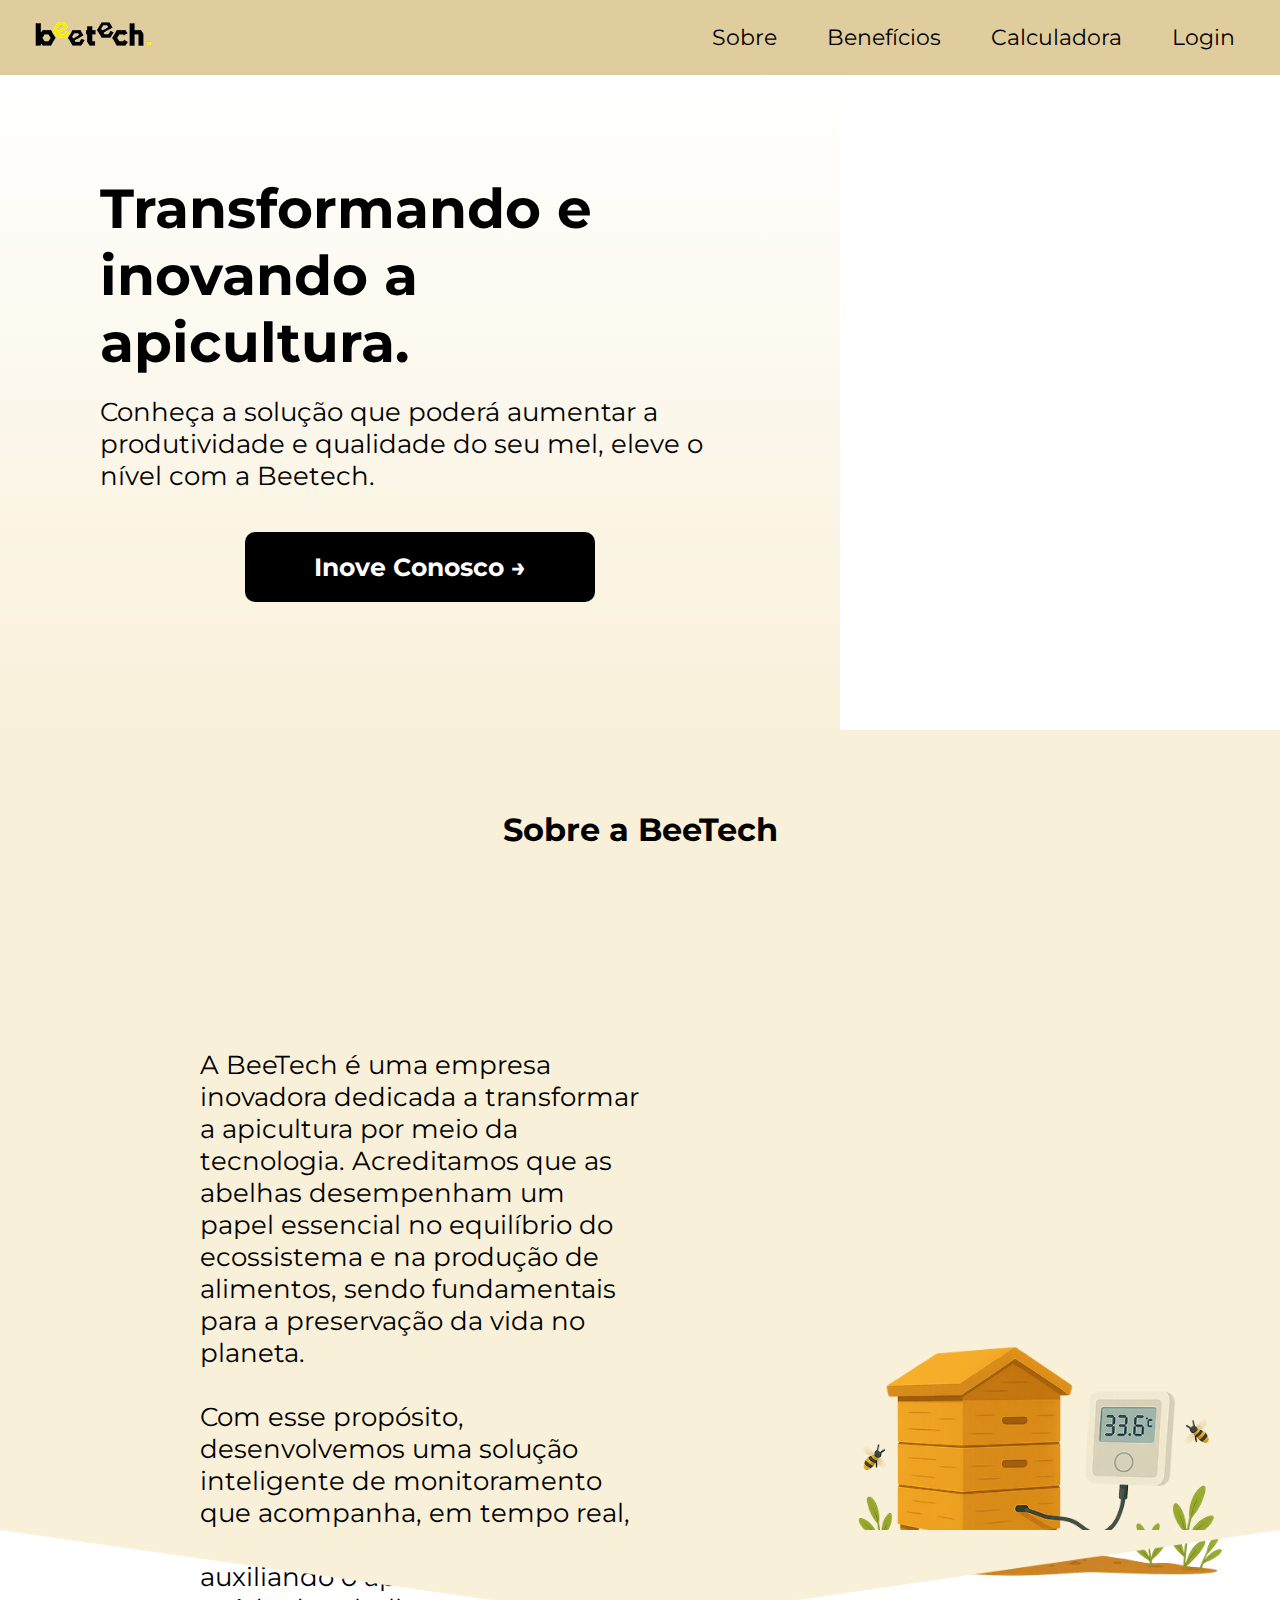
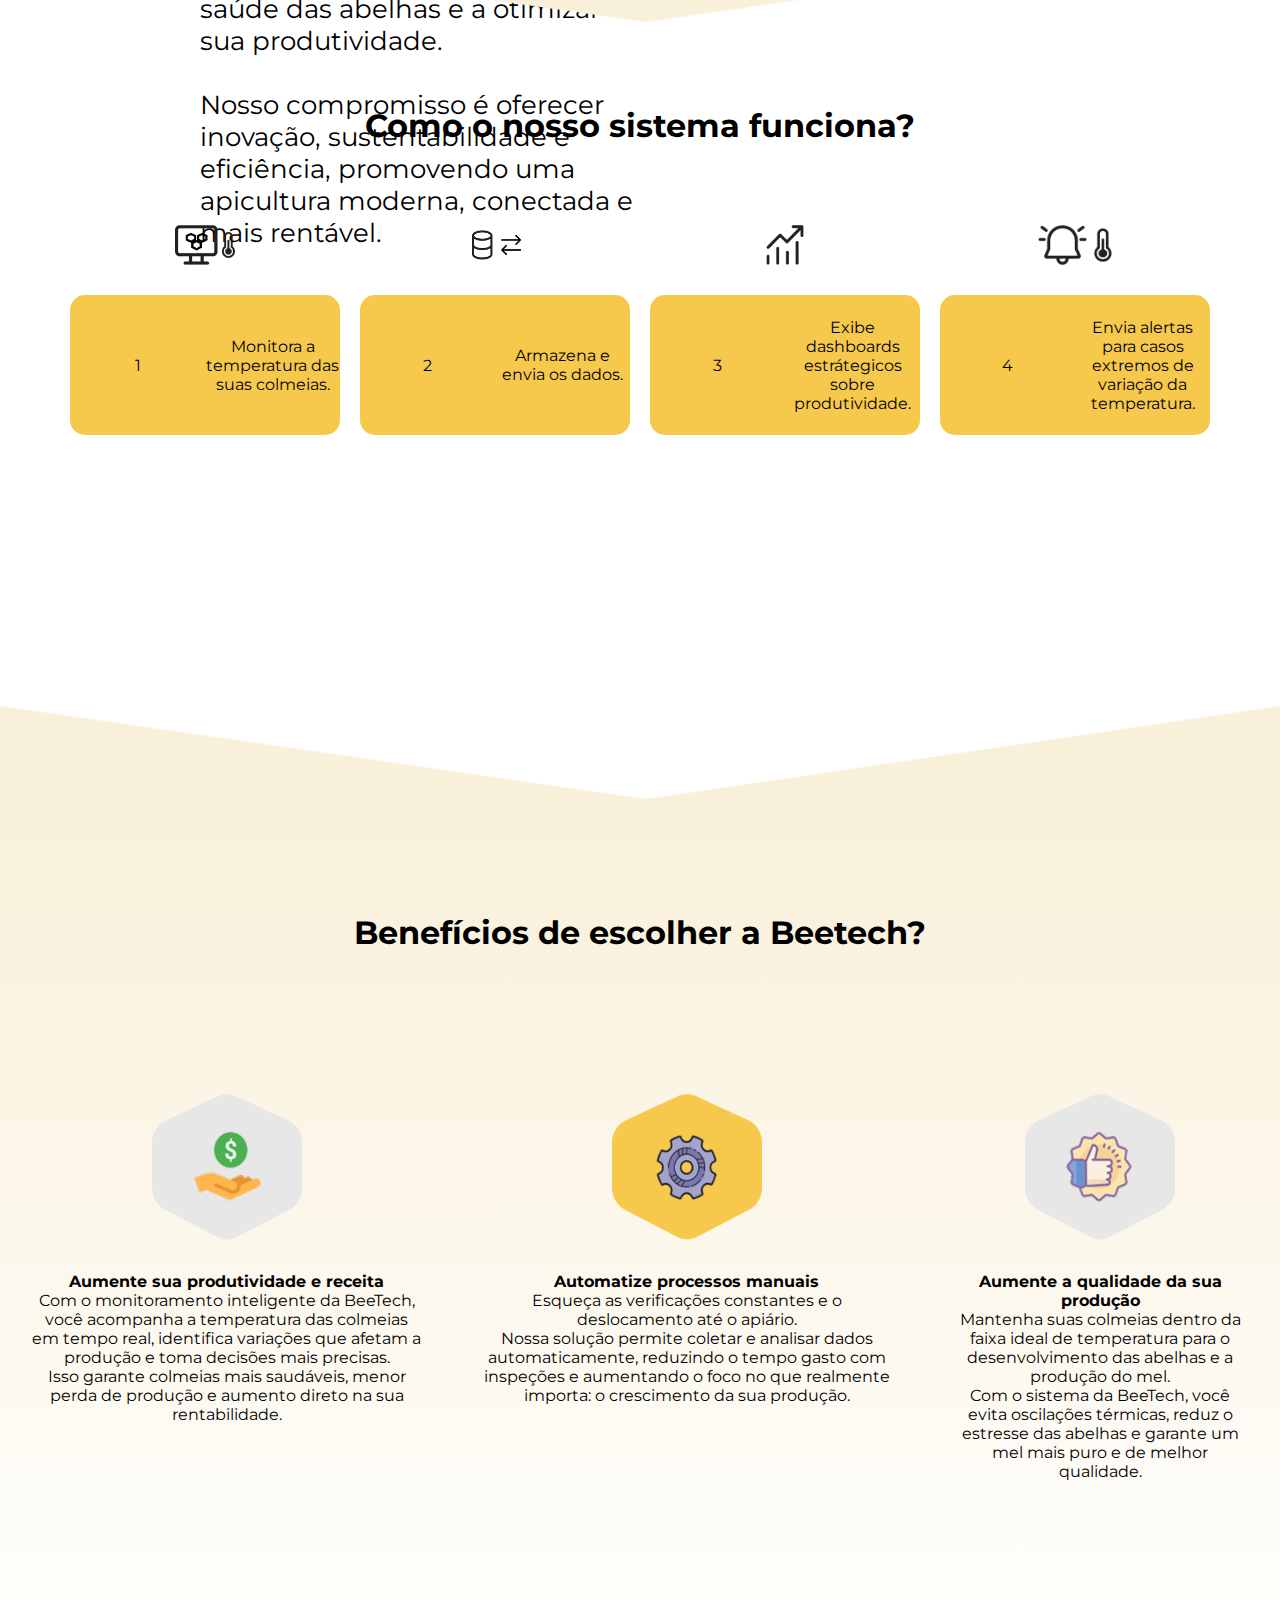
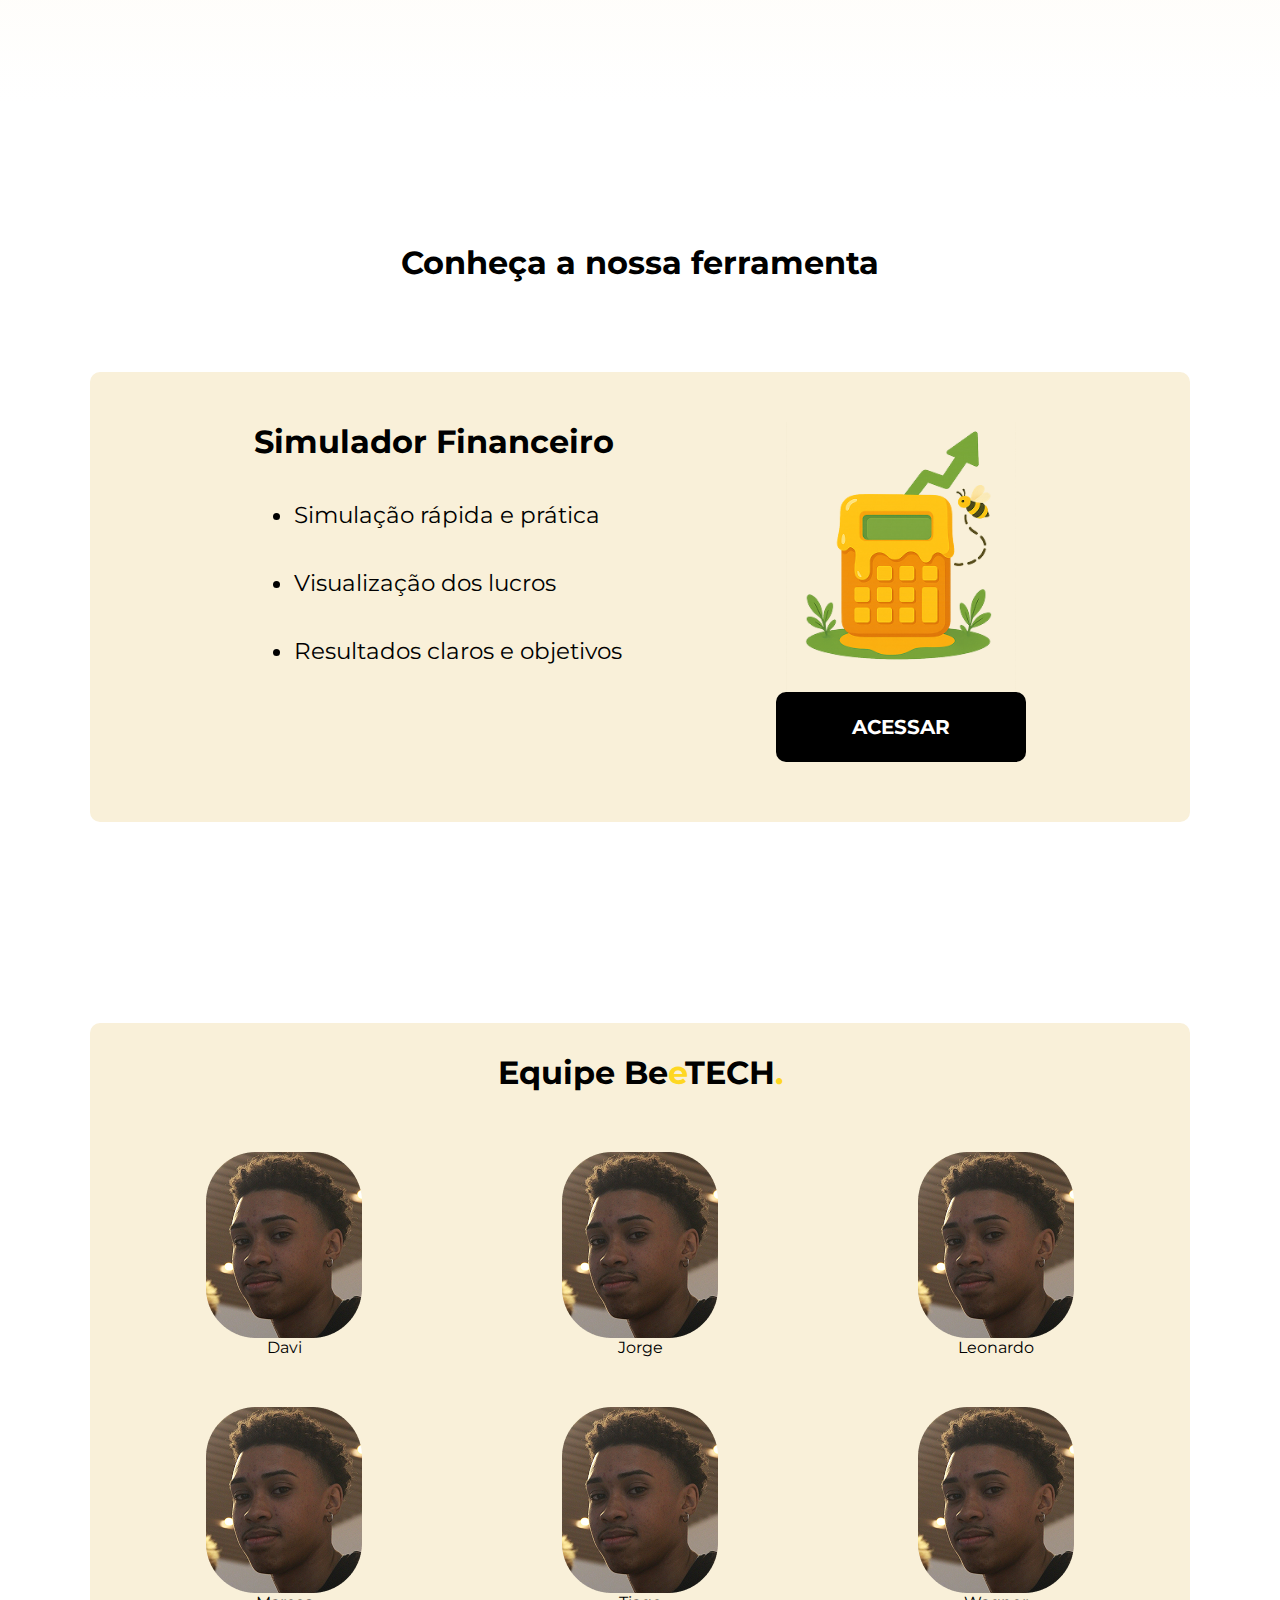
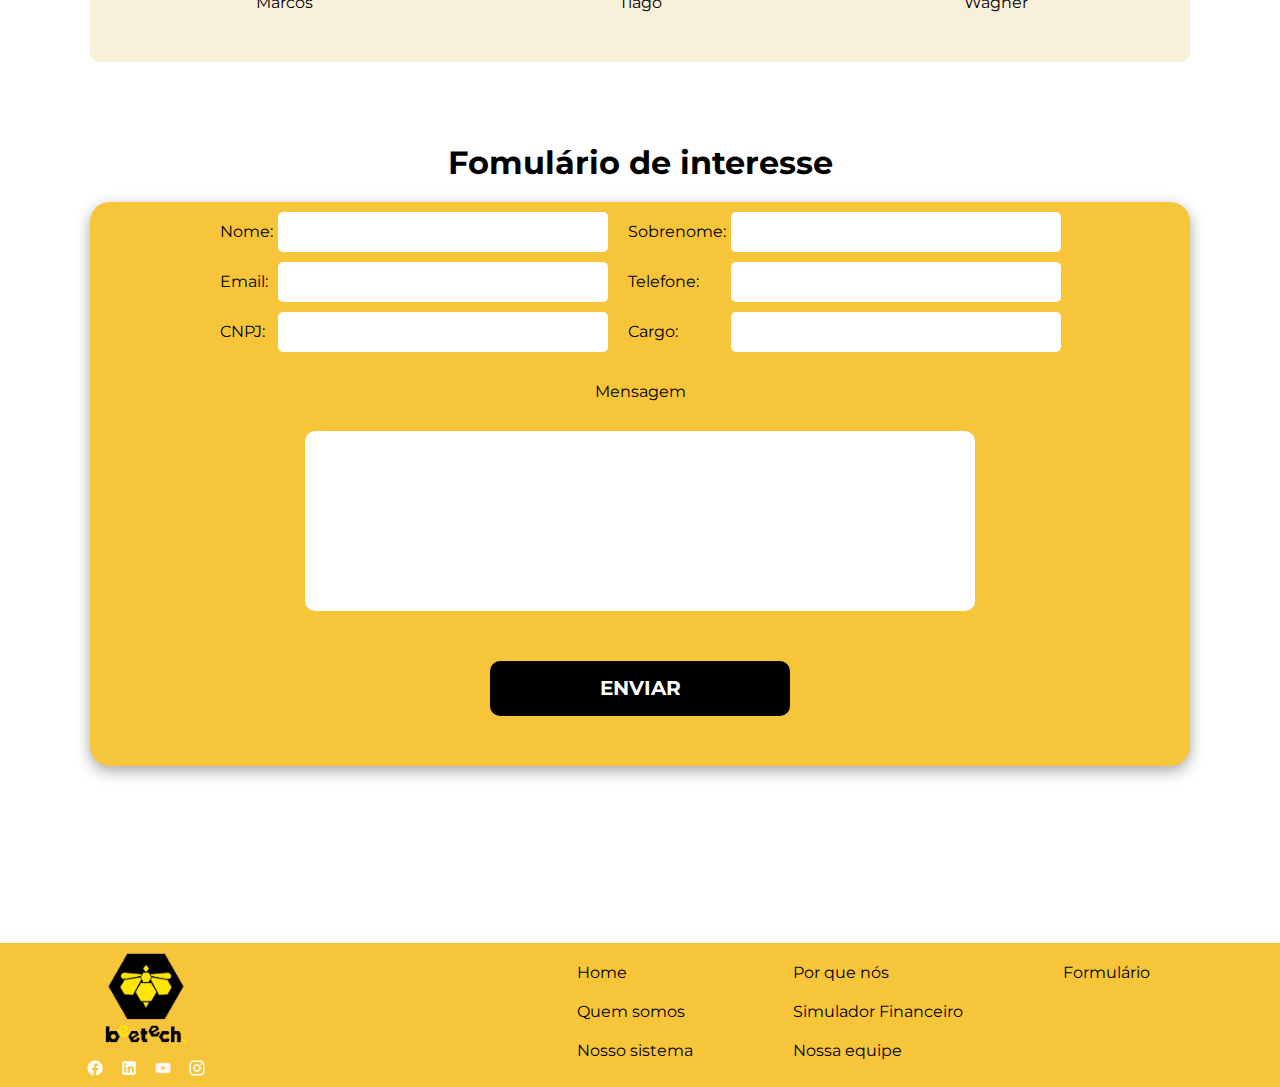
<file: Algoritmos/Site estatico/public/index.html>
<!DOCTYPE html>
<html lang="en">

<head>
  <meta charset="UTF-8" />
  <meta name="viewport" content="width=device-width, initial-scale=1.0" />
  <title>Beetech</title>
  <link rel="stylesheet" href="styles/style.css">
  <link rel="icon" href="assets/images/beetech-icon.png">
</head>

<body>
  <header>
    <div class="container">
      <img src="assets/images/beetech.png" alt="logo_beetech" />
      <ul class="navbar">
        <li><a href="#h1_sobre">Sobre</a></li>
        <li><a href="#h1_beneficios">Benefícios</a></li>
        <li><a href="#h1_calculadora">Calculadora</a></li>
        <li><a href="login.html">Login</a></li>
      </ul>
    </div>
  </header>

  <div class="container-banner">
    <div class="banner-texto">
      <div class="titulo">
        <h1>Transformando e inovando a apicultura.</h1>
        <p>Conheça a solução que poderá aumentar a produtividade e qualidade do seu mel,
          eleve o nível com a Beetech.</p>
      </div>
      <a href="tela-de-cadastro.html"><button>Inove Conosco →</button></a>
    </div>


  </div>
  <div class="quemsomos">
    <div class="container-quemsomos">
      <h1 id="h1_sobre"">Sobre a BeeTech</h1>
      <div class="quemsomos-info">
        <div class="quemsomos-texto">
          <p>A BeeTech é uma empresa inovadora dedicada a transformar a apicultura por meio da tecnologia. Acreditamos que as abelhas desempenham um papel essencial no equilíbrio do ecossistema e na produção de alimentos, sendo fundamentais para a preservação da vida no planeta. <br> <br>

Com esse propósito, desenvolvemos uma solução inteligente de monitoramento que acompanha, em tempo real, a temperatura das colmeias, auxiliando o apicultor a garantir a saúde das abelhas e a otimizar sua produtividade. <br> <br>

Nosso compromisso é oferecer inovação, sustentabilidade e eficiência, promovendo uma apicultura moderna, conectada e mais rentável.</p>
        </div>
        <div class="quemsomos-img"> <img src="assets/images/colmeia.png" alt=""></div>
      </div>
    </div>
    <img src="assets/images/Polygon 5.png" alt="">
  </div>
  <div>
    <div class="comofunciona">
      <h1>Como o nosso sistema funciona?</h1>
      <div class="comofunciona-banner">
        <div class="boxes">
          <img class="icon" src="assets/images/icon1.png" alt="">
          <div class="box">
            <p class="numero">1</p>
            <p>Monitora a temperatura das suas colmeias.</p>
          </div>
        </div>
        <div class="boxes">
          <img class="icon" src="assets/images/icon2.png" alt="">
          <div class="box">
            <p class="numero">2</p>
            <p>Armazena e envia os dados.</p>
          </div>
        </div>
        <div class="boxes">
          <img class="icon" src="assets/images/icon3.png" alt="">
          <div class="box">
            <p class="numero">3</p>
            <p>Exibe dashboards estrátegicos sobre produtividade.</p>
          </div>
        </div>
        <div class="boxes">
          <img class="icon" src="assets/images/icon4.png" alt="">
          <div class="box">
            <p class="numero">4</p>
            <p>Envia alertas para casos extremos de variação da temperatura.</p>
          </div>
        </div>
      </div>

    </div>
    <div class="fim">
      <img src="assets/images/Polygon 6.png" alt="">
      
    </div>
  </div>
  <div class="escolher">
    <div class="banner-escolher">
      <h1 id="h1_beneficios">Benefícios de escolher a Beetech?</h1>
      <div class="boxes">
        <div class="box">
          <img src="assets/images/hexagono1.png" alt="">
          <p style="text-align: center;"><b>Aumente sua produtividade e receita</b><br>Com o monitoramento inteligente da BeeTech, você acompanha a temperatura das colmeias em tempo real, identifica variações que afetam a produção e toma decisões mais precisas. <br>Isso garante colmeias mais saudáveis, menor perda de produção e aumento direto na sua rentabilidade.</p>
        </div>
        <div class="box">
          <img src="assets/images/hexagono2.png" alt="">
          <p style="text-align: center;"> <b>Automatize processos manuais</b><br>Esqueça as verificações constantes e o deslocamento até o apiário. <br>Nossa solução permite coletar e analisar dados automaticamente, reduzindo o tempo gasto com inspeções e aumentando o foco no que realmente importa: o crescimento da sua produção.</p>
        </div>
        <div class="box">
          <img src="assets/images/hexagono3.png" alt="">
          <p style="text-align: center;"><b>Aumente a qualidade da sua produção</b><br>Mantenha suas colmeias dentro da faixa ideal de temperatura para o desenvolvimento das abelhas e a produção do mel. <br>Com o sistema da BeeTech, você evita oscilações térmicas, reduz o estresse das abelhas e garante um mel mais puro e de melhor qualidade.</p>
        </div>
      </div>
    </div>
  </div>
    </div>
    <div class="calculadora">
      <h1 id="h1_calculadora">Conheça a nossa ferramenta</h1>
      <div class="calculadora-banner">
        <div class="texto">
          <h1>Simulador Financeiro</h1>
          <ul>
            <li>Simulação rápida e prática</li>
            <li>Visualização dos lucros</li>
            <li>Resultados claros e objetivos</li>
          </ul>
        </div>
        <div class="img">
          <img src="assets/images/calculadora.png" alt="">
          <a href="calculadora.html"><button>ACESSAR</button></a>
        </div>
      </div>
    </div>
    <div class="equipe">
      <div class="banner-equipe">
        <div class="titulo"><h1>Equipe Be<span style="color: #FED722;">e</span>TECH<span style="color: #FED722;">.</span>
        </h1></div>
        <div class="boxes1">
          <div class="box">
            <img src="assets/images/Tiago.png" alt="">
            <p>Davi</p>
          </div>
          <div class="box">
            <img src="assets/images/Tiago.png" alt="">
            <p>Jorge</p>
          </div>
          <div class="box">
            <img src="assets/images/Tiago.png" alt="">
            <p>Leonardo</p>
          </div>
        </div>
        <div class="boxes2">
          <div class="box">
            <img src="assets/images/Tiago.png" alt="">
            <p>Marcos</p>
          </div>
          <div class="box">
            <img src="assets/images/Tiago.png" alt="">
            <p>Tiago</p>
          </div>
          <div class="box">
            <img src="assets/images/Tiago.png" alt="">
            <p>Wagner</p>
          </div>
        </div>
      </div>
    </div>
    <div class="formulario">
      <h1>Fomulário de interesse</h1>
      <div class="banner-formulario">
        <div class="campos">
        <div class="inputs">
          <div class="input">
            <p>Nome:</p>
            <input type="text">
          </div>
          <div class="input">
            <p>Email:</p>
            <input type="text">
          </div>
          <div class="input">
            <p>CNPJ:</p>
            <input type="text">
          </div>
        </div>
        <div class="inputs">
          <div class="input">
            <p>Sobrenome:</p>
            <input type="text">
          </div>
          <div class="input">
            <p>Telefone:</p>
            <input type="text">
          </div>
          <div class="input">
            <p>Cargo:</p>
            <input type="text">
          </div>
        </div>
        </div>
        <div class="input-mensagem">
          <p>Mensagem</p>
          <input type="text">
        </div>
        <button>ENVIAR</button>
      </div>
    </div>
    <footer>
      <div class="icons">
        <img src="assets/images/beetech-logo.png" alt="">
        <div class="icon">
          <img src="assets/images/facebook-icon.png" alt="">
          <img src="assets/images/linkedin-icon.png" alt="">
          <img src="assets/images/youtube-icon.png" alt="">
          <img src="assets/images/instagram-icon.png" alt="">
        </div>
      </div>
      <div class="textos">
        <div class="texto"><p>Home</p><p>Quem somos</p><p>Nosso sistema</p></div>
        <div class="texto"><p>Por que nós</p><p>Simulador Financeiro</p><p>Nossa equipe</p></div>
        <div class="texto"><p>Formulário</p></div>
      </div>
    </footer>

    
</body>

</html>
</file>
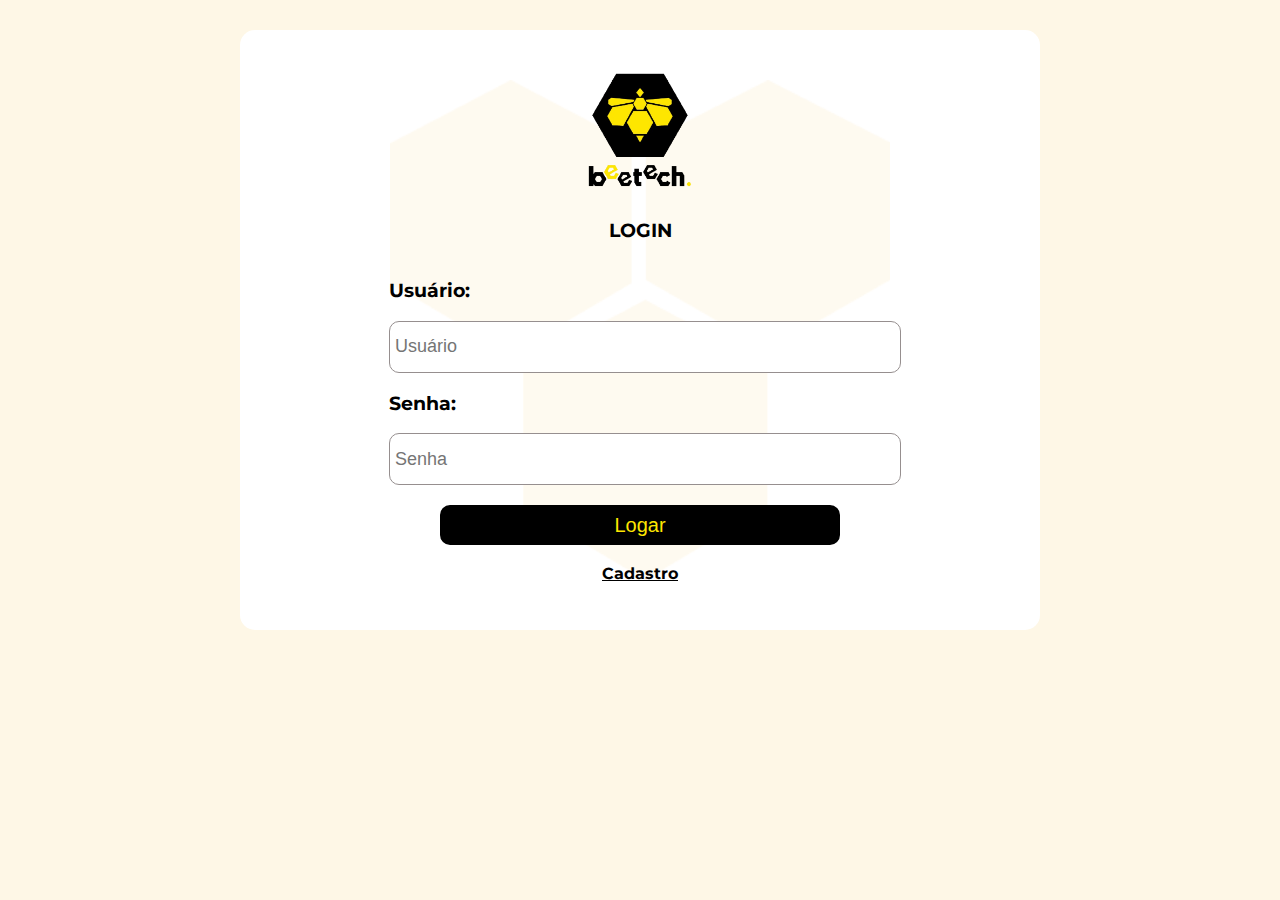
<file: Algoritmos/login.html>
<!DOCTYPE html>
<html lang="en">
<head>
    <meta charset="UTF-8">
    <meta name="viewport" content="width=device-width, initial-scale=1.0">
    <title>Login</title>
    <link rel="stylesheet" href="login.css">
    <link href="https://fonts.googleapis.com/css2?family=Montserrat:wght@400;600;700&display=swap" rel="stylesheet">

</head>

<body>
    <div class="container">
        <img src="images/beetech-logo.png" alt="" id="img_logo">        
        <img src="images/fundo.png" alt="" id="img_fundo">

        <h3>LOGIN</h3>
        <div class="campos">
            <div class="dados">

                <div class="caixa_input">
                    <h3>Usuário:</h3>
                    <input type="text" placeholder="Usuário" id="input_usuario" />

                </div>


                <div class="caixaInput">
                    <h3>Senha:</h3>
                    <input type="password" placeholder="Senha" id="input_senha" />

                </div>
            </div>
        </div>
        <div class="div_button">
            <button onclick="logar()">Logar</button>
            <br> <a href=""><label for="">Cadastro</label></a>
        </div>
    </div>
</body>

</html>
<script>
    function logar() {
        var usuario = input_usuario.value;
        var senha = input_senha.value;

        if (usuario == "exemplo@beetech.com" && senha == "beetech") {
            alert("Login realizado com sucesso!");
        } else {
            alert("Usuário ou senha inválidos!");
        }
    }
</script>
</file>
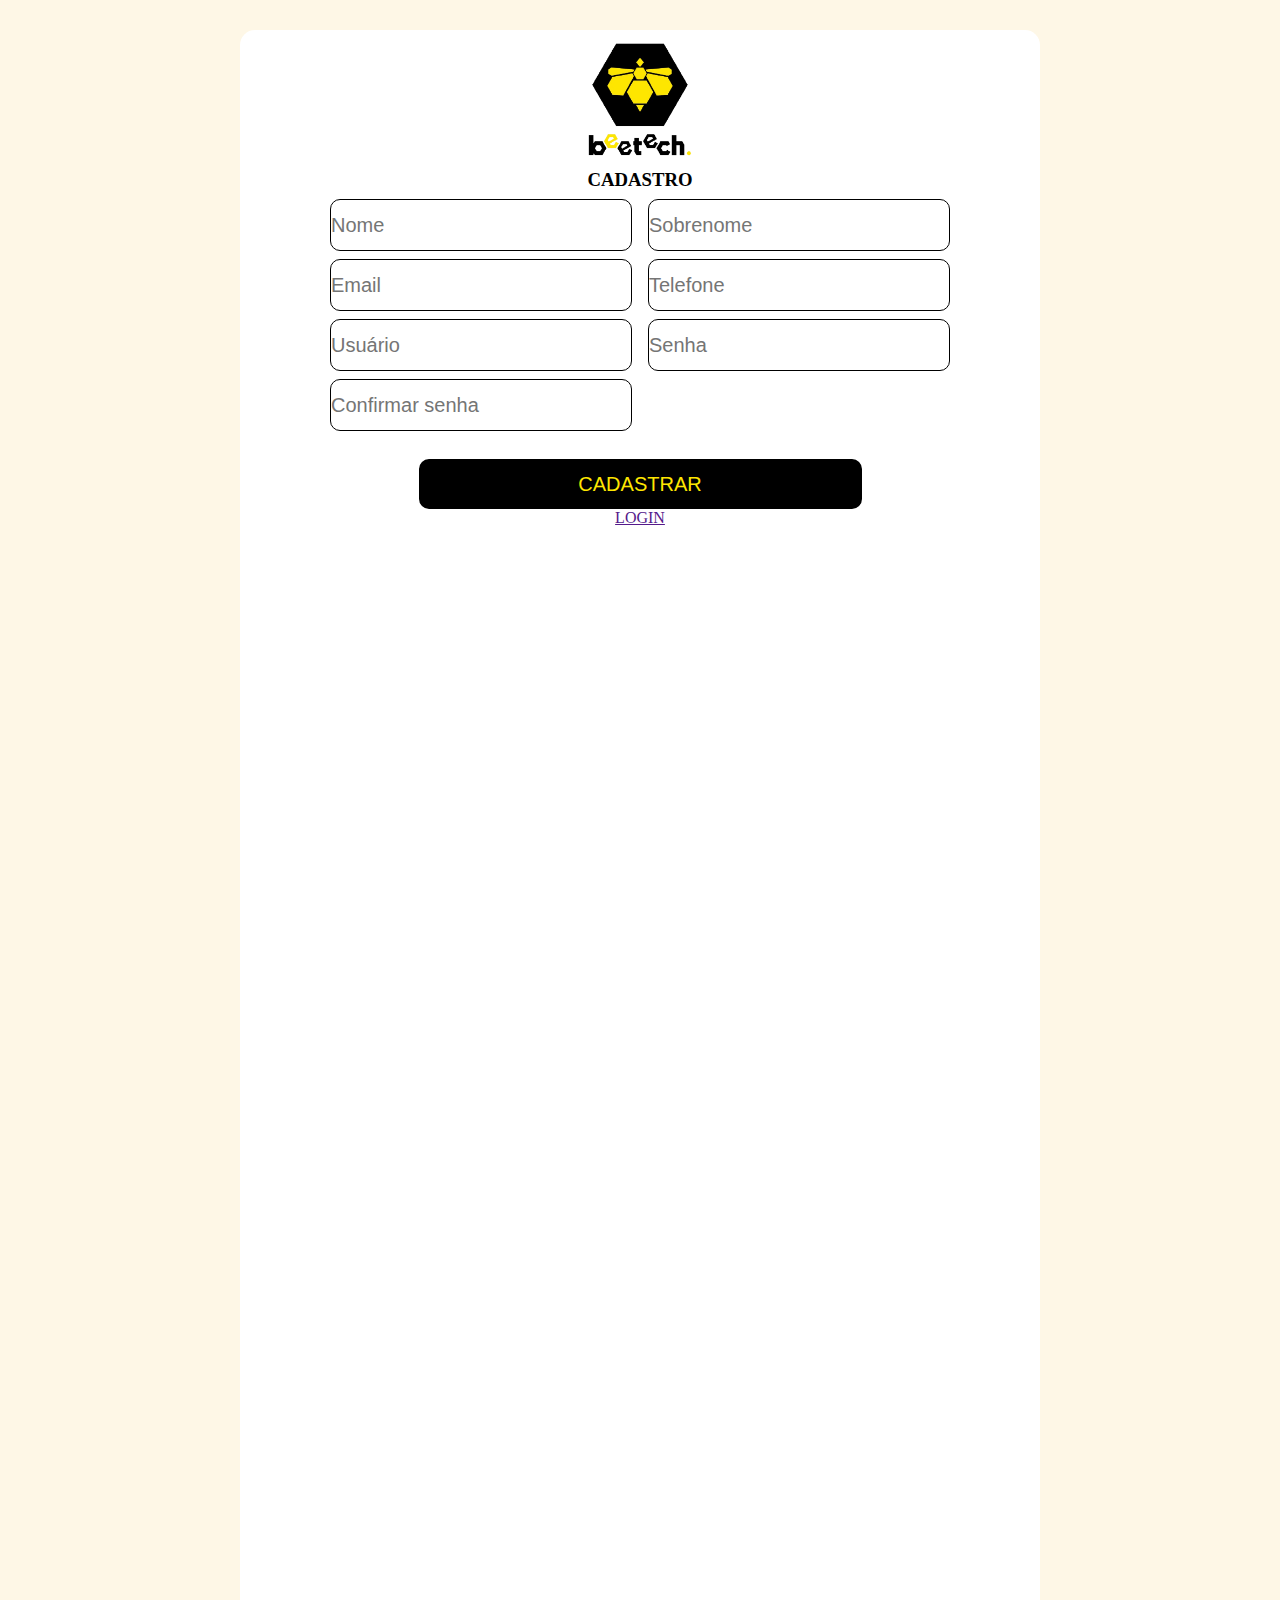
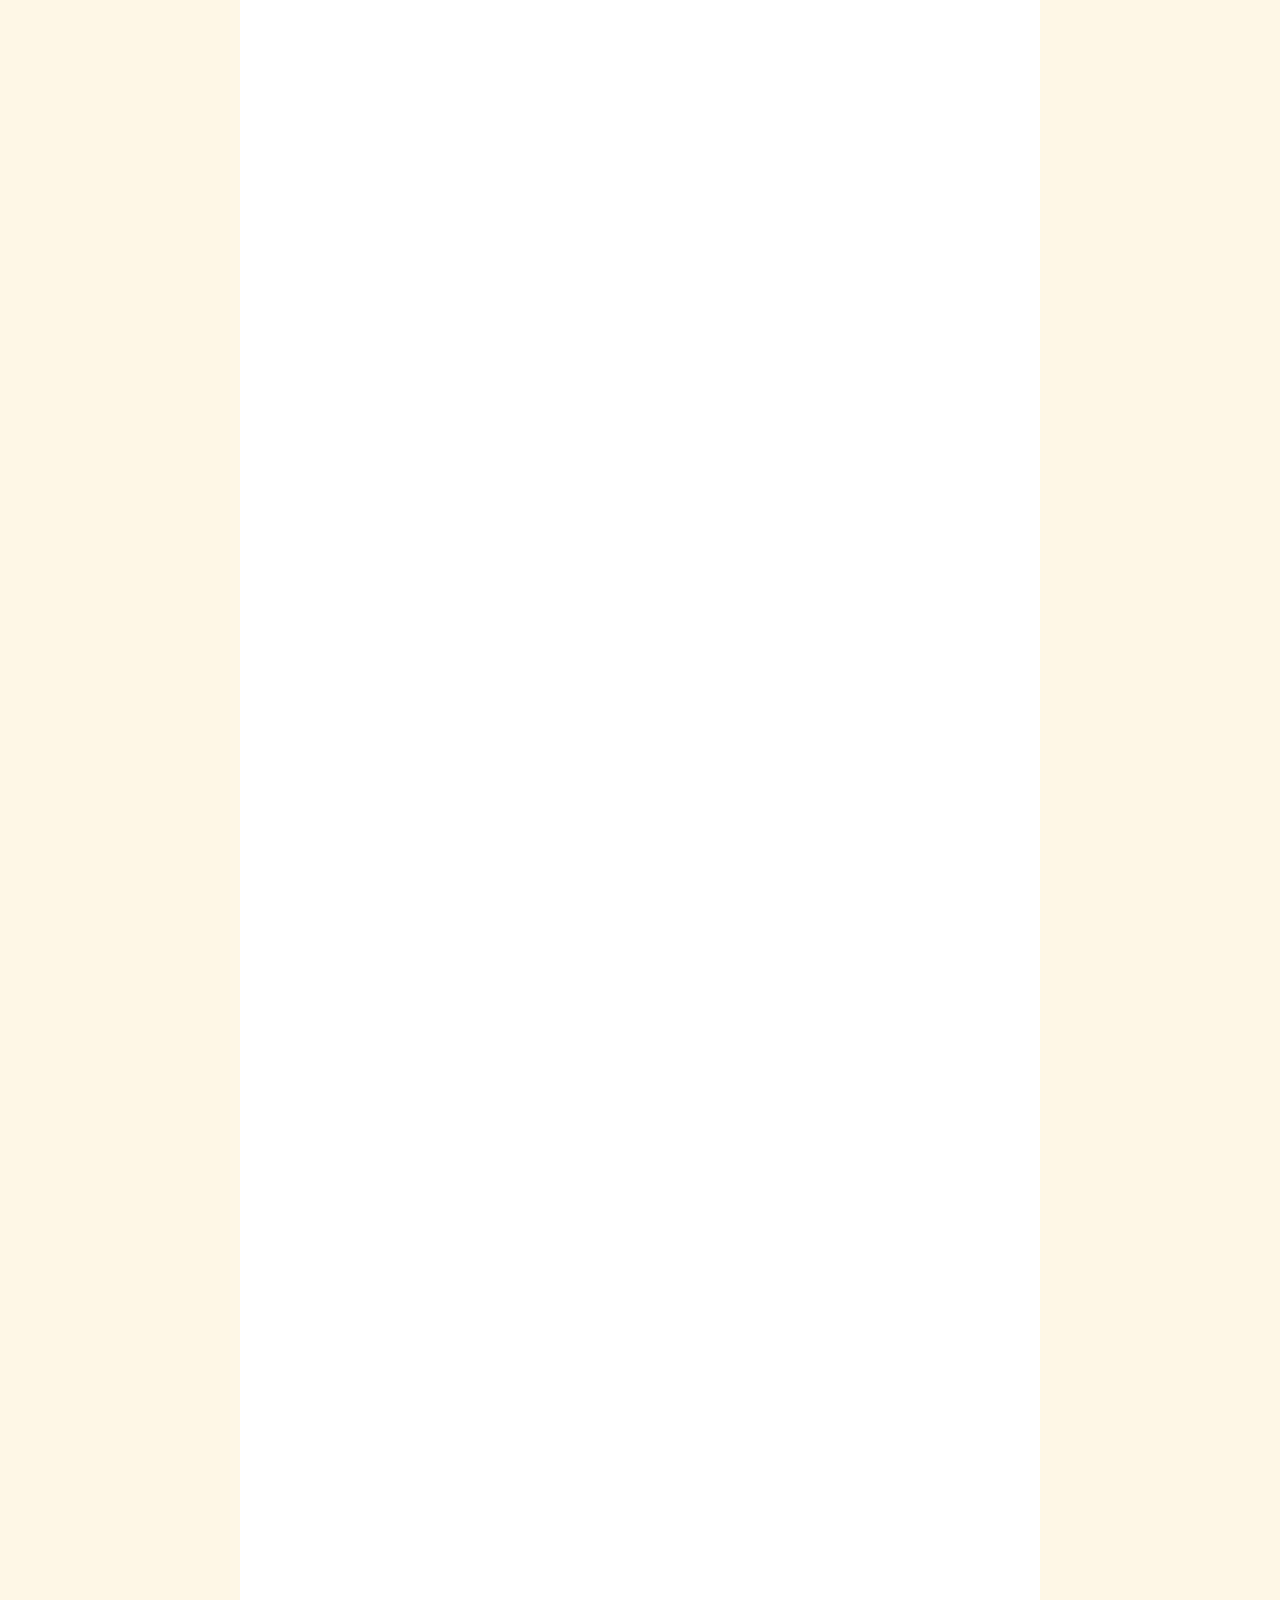
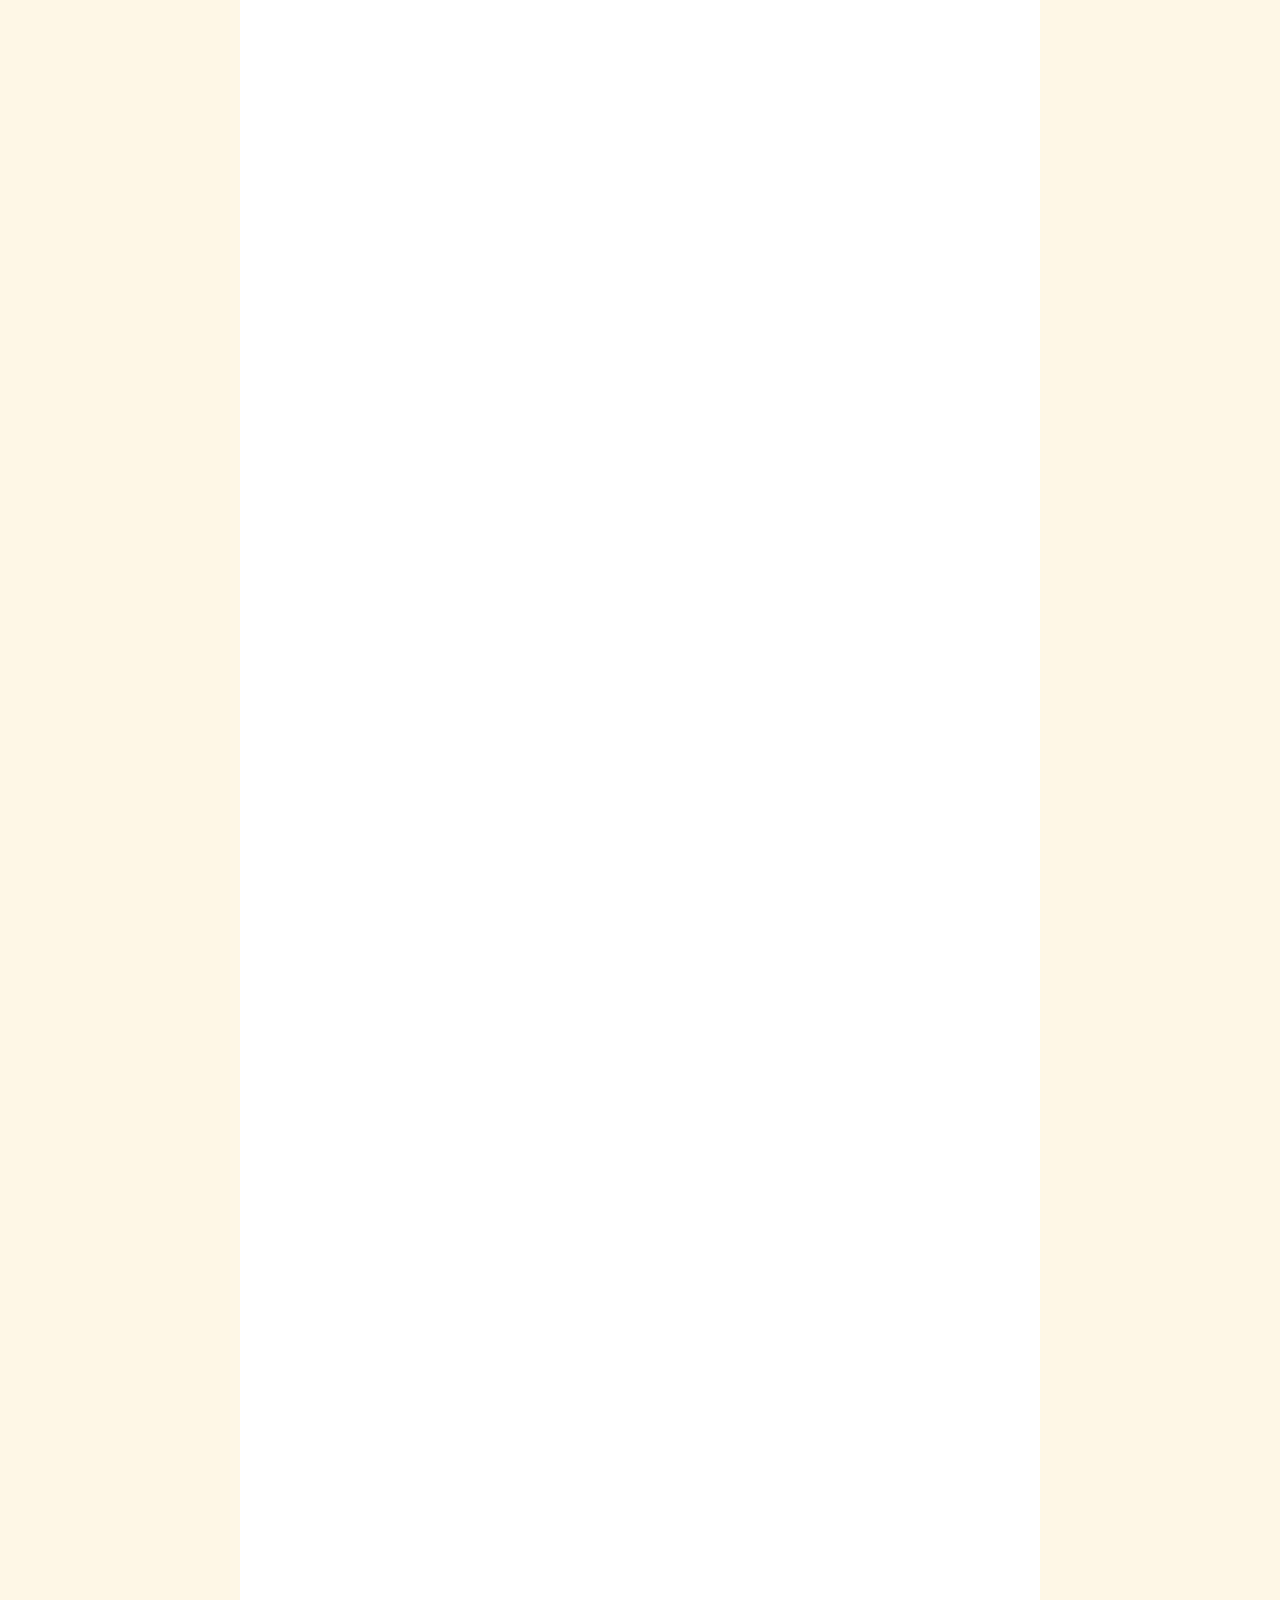
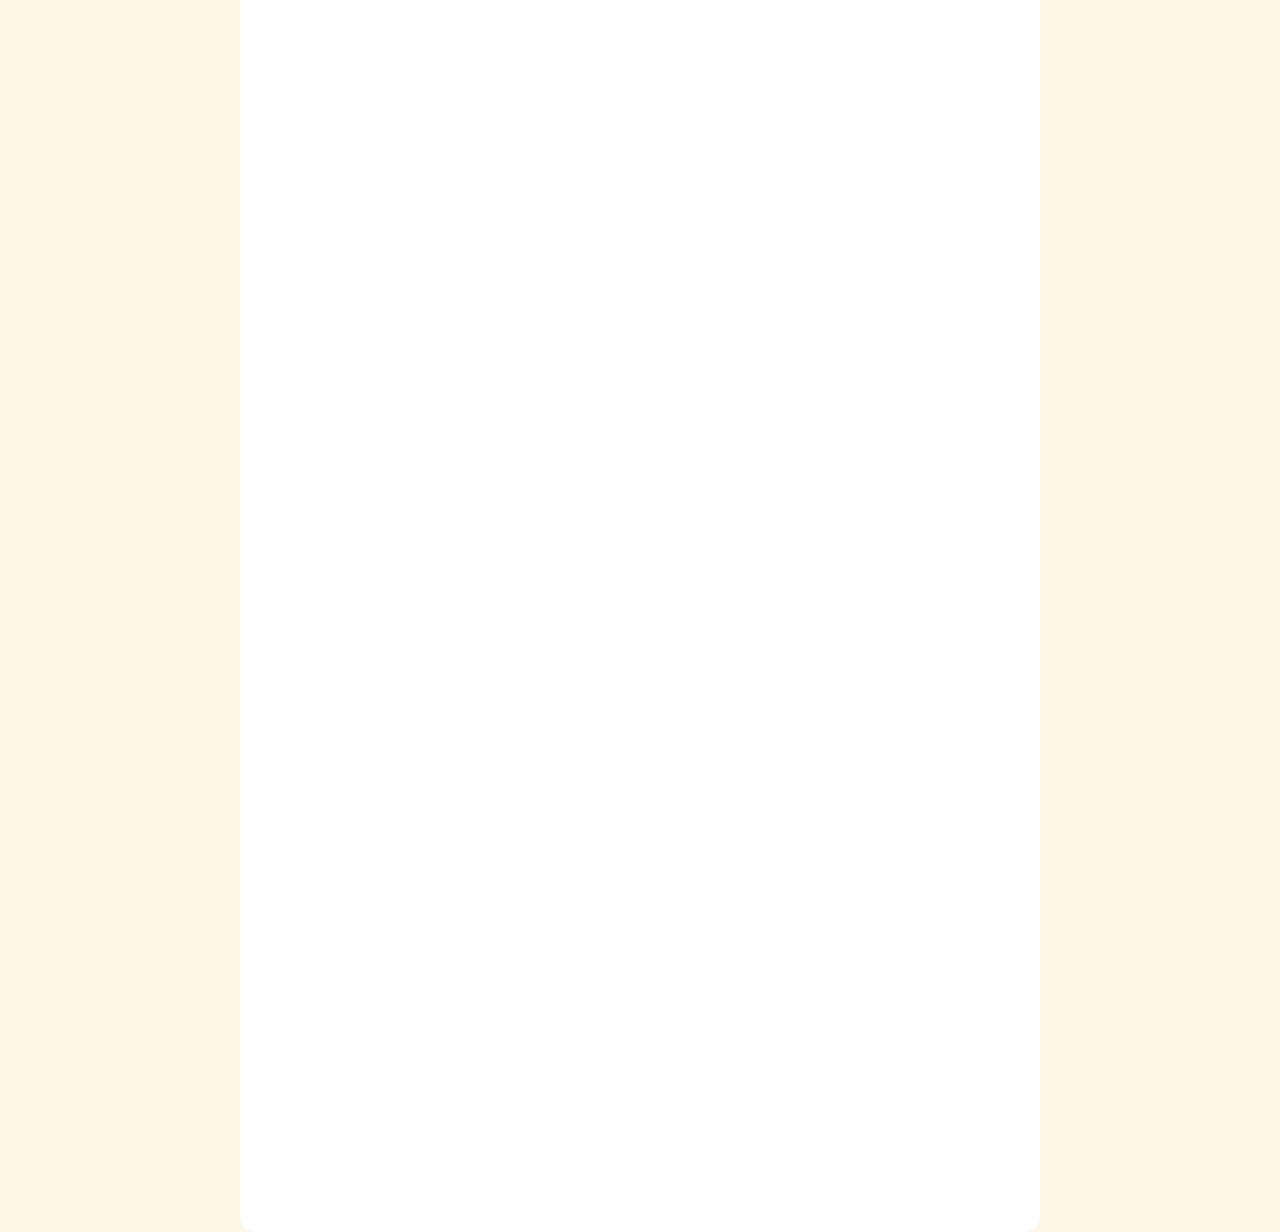
<file: Algoritmos/tela-de-cadastro.html>
<!DOCTYPE html>
<html lang="en">

<head>
    <meta charset="UTF-8" />
    <meta name="viewport" content="width=device-width, initial-scale=1.0" />
    <title>Document</title>
    <link rel="stylesheet" href="cadastro.css">
</head>

<body>
    <div class="container">
        <img src="images/beetech-logo.png" alt="">
        <h3>CADASTRO</h3>
        <div class="campos">
            <div class="ladoEsquerdo">
                <div class="caixaInput">
                    <input type="text" placeholder="Nome" id="input_nome" oninput="cadastrarNome()" />
                    <p id="erro_nome"></p>
                </div>
                <div class="caixaInput">
                    <input type="text" placeholder="Email" id="input_email" oninput="cadastrarEmail()" />
                    <p id="erro_email"></p>
                </div>
                <div class="caixaInput">
                    <input type="text" placeholder="Usuário" id="input_usuario" oninput="cadastrarUsuario()" />
                    <p id="erro_usuario"></p>
                </div>
                <div class="caixaInput">
                    <input type="text" placeholder="Confirmar senha" id="input_confirmarsenha"
                        oninput="cadastrarConfirmarSenha()" />
                    <p id="erro_confirmarsenha"></p>
                </div>
            </div>
            <div class="ladoDireito">
                <div class="caixaInput">
                    <input type="text" placeholder="Sobrenome" id="input_sobrenome" oninput="cadastrarSobrenome()" />
                    <p id="erro_sobrenome"></p>
                </div>


                <div class="caixaInput">
                    <input type="text" placeholder="Telefone" id="input_telefone" oninput="cadastrarTelefone()" />
                    <p id="erro_telefone"></p>
                </div>

                <div class="caixaInput">
                    <input type="text" placeholder="Senha" id="input_senha" oninput="cadastrarSenha()" />
                    <p id="erro_senha1"></p>
                    <p id="erro_senha2"></p>
                    <p id="erro_senha3"></p>
                </div>
            </div>
        </div>
        <div class="div_button">
            <button onclick="cadastrar()">CADASTRAR</button>
            <p id="erro_confirmarcadastro"></p>
            <a href=""><label for="">LOGIN</label></a>
        </div>
    </div>
    </div>
</body>

</html>

<!-- // --------------------------------------------------- -->
<script>
    var senha = ``
    var confirmacaoCadastro1 = 'a'
    var confirmacaoCadastro2 = 'b'
    var confirmacaoCadastro3 = 'c'
    var confirmacaoCadastro4 = 'd'
    var confirmacaoCadastro5 = 'e'
    var confirmacaoCadastro6 = 'f'
    var confirmacaoCadastro7 = 'g'
    function cadastrarNome() {
        var nome = input_nome.value;



        // ver se o nome está com alguma caractere especial
        if (
            nome.includes("!") ||
            nome.includes("@") ||
            nome.includes("#") ||
            nome.includes("$") ||
            nome.includes("%") ||
            nome.includes("&") ||
            nome.includes("*") ||
            nome.includes("(") ||
            nome.includes(")")
        ) {
            erro_nome.innerHTML = `Você precisa inserir um nome válido.`;
            confirmacaoCadastro1 = 'a'
        } else {
            erro_nome.innerHTML = ``;
            confirmacaoCadastro1 = 'A'
        }
    }
    function cadastrarSobrenome() {
        var sobrenome = input_sobrenome.value;
        if (
            sobrenome.includes("!") ||
            sobrenome.includes("@") ||
            sobrenome.includes("#") ||
            sobrenome.includes("$") ||
            sobrenome.includes("%") ||
            sobrenome.includes("&") ||
            sobrenome.includes("*") ||
            sobrenome.includes("(") ||
            sobrenome.includes(")")
        ) {
            erro_sobrenome.innerHTML = `Você precisa inserir um sobrenome válido.`;
            confirmacaoCadastro2 = 'b'
        } else {
            erro_sobrenome.innerHTML = ``;
            confirmacaoCadastro2 = 'B'
        }
    }
    function cadastrarEmail() {
        var email = input_email.value;
        if (
            email.includes("@") &&
            ((email.includes("!") ||
                email.includes("#") ||
                email.includes("$") ||
                email.includes("%") ||
                email.includes("&") ||
                email.includes("*") ||
                email.includes("(") ||
                email.includes(")") == false))
        ) {
            erro_email.innerHTML = ``;
            confirmacaoCadastro3 = 'C'
        } else {
            erro_email.innerHTML = `Você precisa inserir um email válido.`;
            confirmacaoCadastro3 = 'c'
        }
    }

    function cadastrarTelefone() {
        var telefone = input_telefone.value;
        telefone = telefone
            .trim()
            .replaceAll(" ", "")
            .replaceAll("-", "")
            .replaceAll("(", "")
            .replaceAll(")", "");
        if (isNaN(Number(telefone)) == true) {
            erro_telefone.innerHTML = `Você precisa inserir um telefone válido.`;
            confirmacaoCadastro4 = 'd'
        } else {
            erro_telefone.innerHTML = ``;
            confirmacaoCadastro4 = 'D'
        }
    }
    function cadastrarUsuario() {
        var usuario = input_usuario.value;
        if (
            usuario.includes("!") ||
            usuario.includes("#") ||
            usuario.includes("$") ||
            usuario.includes("%") ||
            usuario.includes("&") ||
            usuario.includes("*") ||
            usuario.includes("(") ||
            usuario.includes(")")
        ) {
            erro_usuario.innerHTML = `Você precisa inserir um usuario válido.`;
            confirmacaoCadastro5 = 'e'
        } else {
            erro_usuario.innerHTML = ``;
            confirmacaoCadastro5 = 'E'
        }
    }
    function cadastrarSenha() {
        senha = input_senha.value;
        var tamanhoSenha = senha.length
        var senhaMaisucula = senha.toUpperCase();
        var senhaMinuscula = senha.toLowerCase();
        if (
            tamanhoSenha >= 8 &&
            senha != senhaMaisucula &&
            senha != senhaMinuscula
        ) {
            erro_senha1.innerHTML = ``;
            erro_senha2.innerHTML = ``;
            erro_senha3.innerHTML = ``;
            confirmacaoCadastro6 = 'F'
        } else {
            confirmacaoCadastro6 = 'f'
            if (senha.length < 8) {
                erro_senha1.innerHTML = `A senha precisa ter no mínimo 8 caracteres.`;
            } else {
                erro_senha1.innerHTML = ``;
            }
            if (senha == senhaMaisucula) {
                erro_senha2.innerHTML = `A senha precisa ter no mínimo 1 letra em caixa baixa.`;
            } else {
                erro_senha2.innerHTML = ``;
            }
            if (senha == senhaMinuscula) {
                erro_senha3.innerHTML = `A senha precisa ter no mínimo 1 letra em caixa alta.`;
            } else {
                erro_senha3.innerHTML = ``;
            }
        }
    }
    function cadastrarConfirmarSenha() {
        var confirmarsenha = input_confirmarsenha.value;
        if (senha == confirmarsenha) {
            erro_confirmarsenha.innerHTML = ``;
            confirmacaoCadastro7 = 'G';
        } else {
            erro_confirmarsenha.innerHTML = `A senha não está correta`;
            confirmacaoCadastro7 = 'g';
        }

    }

    function cadastrar() {
        if (
            confirmacaoCadastro1 == 'A' &&
            confirmacaoCadastro2 == 'B' &&
            confirmacaoCadastro3 == 'C' &&
            confirmacaoCadastro4 == 'D' &&
            confirmacaoCadastro5 == 'E' &&
            confirmacaoCadastro6 == 'F' &&
            confirmacaoCadastro7 == 'G'
        ) { erro_confirmarcadastro.innerHTML = `<b style="color:green">Cadastro realizado com sucesso!` } else { erro_confirmarcadastro.innerHTML = `<b style="color:red">Falha ao cadastrar.</b>` }

    }
</script>
</file>
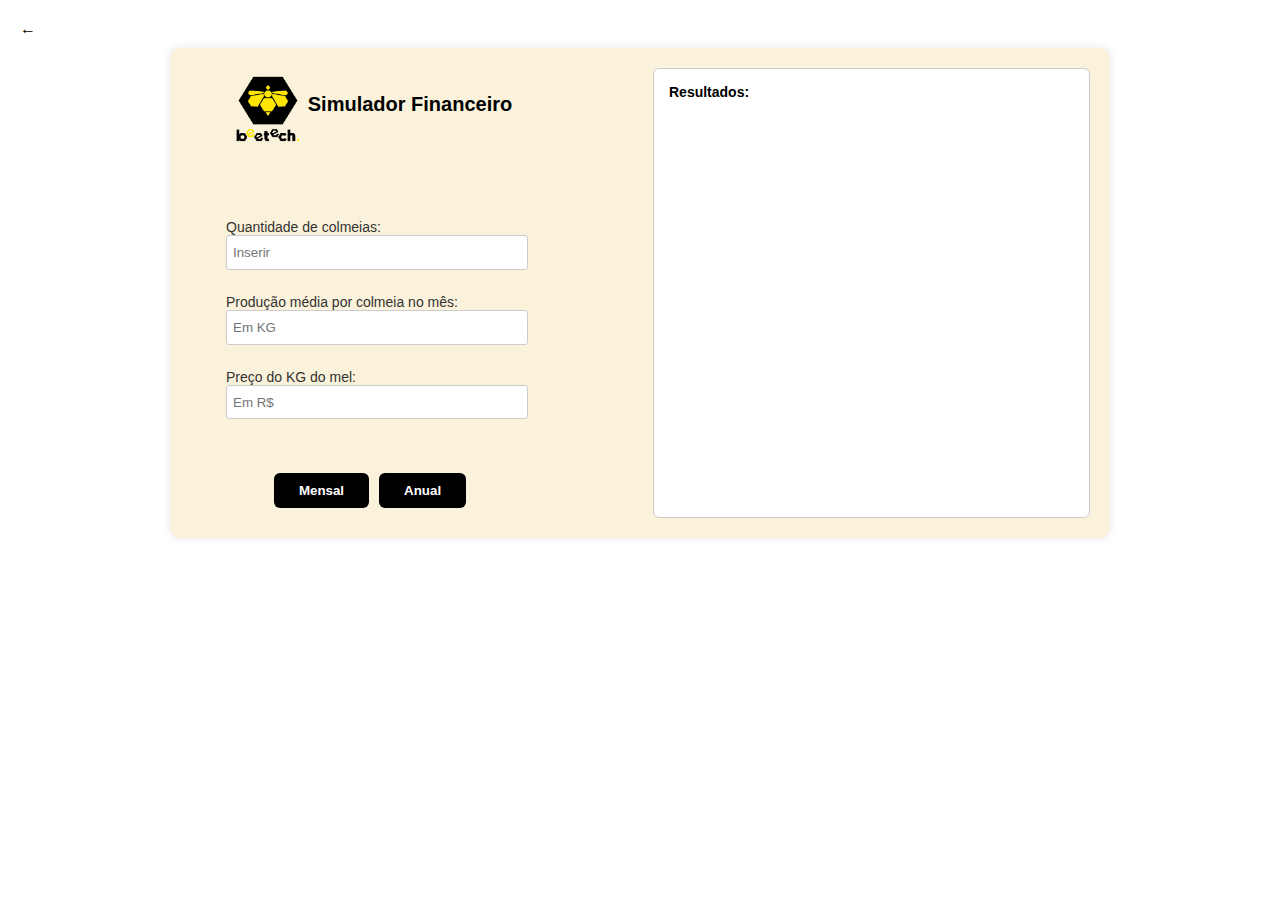
<file: Algoritmos/Site estatico/public/calculadora.html>
<!DOCTYPE html>
<html lang="pt-BR">

<head>
    <meta charset="UTF-8">
    <meta name="viewport" content="width=device-width, initial-scale=1.0">
    <link rel="stylesheet" href="styles/calculadora.css">
    <title>Simulador - BeeTech</title>
    <link rel="icon" href="assets/images/beetech-icon.png">
</head>

<!-- <body class="center">
    <a style="align-self : flex-start;" href="index.html">← Voltar Home</a>
    <div id="main" class="divCard">
        <div class="divImagem">
            <img class="imagem" src="assets/images/beetech-logo.png" alt="Logo BeeTech"><br>
            <h1>Simulador Financeiro</h1><br>
        </div><br>

        <div class="divPerguntas">
            <label for="inColmeias">
                Insira a quantidade de colmeias: <br>
                <input type="number" id="inColmeias" class="input"><br>
            </label>

            <label for="inProducao">
                Produção média por colmeia no mês (em kg): <br>
                <input type="number" id="inProducao" class="input"><br>
            </label>

            <label for="inPreco">
                Preço do kg do mel (em R$): <br>
                <input type="number" id="inPreco" class="input"><br>
            </label>
        </div>

        <div class="divBotao">
            <p><button onclick="mostrarRelatorioMensal()" class="botaoCalcular">MENSAL</button></p><br>
            <br><button onclick="mostrarRelatorioAnual()" class="botaoCalcular">ANUAL</button><br>
        </div>

        <div class="divMensagem" id="divMensagem">Os relatórios irão aparecer aqui:</div>
    </div>-->
<a href="index.html" style="align-self: flex-start;">←</a>

<div id="main" class="divCard">

    <div class="container">
        <div class="divImagem">
            <img class="imagem" src="assets/images/beetech-logo.png" alt="Logo BeeTech">
            <h1>Simulador Financeiro</h1>
        </div>
        <div class="divPerguntas">
            <label for="inColmeias">
                Quantidade de colmeias:<br>
                <input type="number" id="inColmeias" class="input" placeholder="Inserir"><br>
            </label>

            <label for="inProducao">
                Produção média por colmeia no mês:<br>
                <input type="number" id="inProducao" class="input" placeholder="Em KG"><br>
            </label>

            <label for="inPreco">
                Preço do KG do mel:<br>
                <input type="number" id="inPreco" class="input" placeholder="Em R$"><br>
            </label>

            <div class="divBotao">
                <button onclick="mostrarRelatorioMensal()" class="botaoCalcular">Mensal</button>
                <button onclick="mostrarRelatorioAnual()" class="botaoCalcular">Anual</button>
            </div>
        </div>
    </div>

    <div class="divMensagem" id="divMensagem">
        <b>Resultados:</b>
    </div>
</div>

<script>
    function mostrarRelatorioMensal() {
        var colmeias = Number(inColmeias.value);
        var kgPorColmeiaMes = Number(inProducao.value);
        var preco = Number(inPreco.value);

        var producaoComPerdaMes = colmeias * kgPorColmeiaMes;
        var perdaProducaoMes = producaoComPerdaMes * 0.05;

        var producaoSemPerdaMes = producaoComPerdaMes + perdaProducaoMes;
        var faturamentoComPerdaMes = producaoComPerdaMes * preco;
        var faturamentoSemPerdaMes = producaoSemPerdaMes * preco;

        var diferencaFaturamentoMes = faturamentoSemPerdaMes - faturamentoComPerdaMes;
        var percentualPerda = (perdaProducaoMes * 100) / producaoComPerdaMes;

        divMensagem.innerHTML = `
                <div class="container_linha">
                    DADOS MENSAIS <div class="metade_linha"></div><br>
                </div> 

                <br>
                <span>Nossos serviços podem proporcionar um aumento de até <span style="color:green">${percentualPerda.toFixed(0)}%</span> na sua receita. Isso poderia representar:</span><br><br>

                <span>Produção antes (mês): <span class="backgroundDado">${producaoComPerdaMes.toFixed(2)} kg</span></span><br>
                <span>Produção depois (mês): <span class="backgroundDado">${producaoSemPerdaMes.toFixed(2)} kg</span></span><br>

                <span>Aumento no KG produzido: <span style="color:green">${perdaProducaoMes.toFixed(2)} kg </span></span><br><br>

                
                <span>Faturamento antes (mês): <span class="backgroundDado">R$ ${faturamentoComPerdaMes.toFixed(2)}</span></span><br>
                <span>Faturamento depois (mês): <span class="backgroundDado">R$ ${faturamentoSemPerdaMes.toFixed(2)}</span></span><br>
                <span>Aumento no faturamento: <span style="color:green">R$ ${diferencaFaturamentoMes.toFixed(2)}</span></span><br><br>

                <div class="line"></div><br>
                <span class="asterisco";>* fonte: Estudo publicado na Atena Editora</span>
            `;
    }

    function mostrarRelatorioAnual() {
        var colmeias = Number(inColmeias.value);
        var kgPorColmeiaMes = Number(inProducao.value);
        var preco = Number(inPreco.value);

        var producaoComPerdaMes = colmeias * kgPorColmeiaMes;
        var producaoComPerdaAno = producaoComPerdaMes * 12;

        var perdaProducaoAno = producaoComPerdaAno * 0.05;
        var producaoSemPerdaAno = producaoComPerdaAno + perdaProducaoAno;

        var faturamentoComPerdaAno = producaoComPerdaAno * preco;
        var faturamentoSemPerdaAno = producaoSemPerdaAno * preco;

        var diferencaFaturamentoAno = faturamentoSemPerdaAno - faturamentoComPerdaAno;

        divMensagem.innerHTML = `
                <div class="container_linha">
                    DADOS ANUAIS <div class="metade_linha"></div><br>
                </div>

                <br>
                <span>Considerando a produção mensal inserida e o possível aumento, os resultados no ano seriam:</span><br><br>

                <span>Produção antes (ano): <span class="backgroundDado">${producaoComPerdaAno.toFixed(2)} kg</span></span><br>
                <span>Produção depois (ano): <span class="backgroundDado">${producaoSemPerdaAno.toFixed(2)} kg</span></span><br>
                <span>Aumento no KG produzido: <span style="color:green">${perdaProducaoAno.toFixed(2)} kg</span></span><br><br>

                <span>Faturamento antes (ano): <span class="backgroundDado">R$ ${faturamentoComPerdaAno.toFixed(2)}</span></span><br>
                <span>Faturamento depois (ano): <span class="backgroundDado">R$ ${faturamentoSemPerdaAno.toFixed(2)}</span></span><br>
                <span>Aumento no faturamento: <span style="color:green">R$ ${diferencaFaturamentoAno.toFixed(2)}</span></span><br><br>

                <div class="line"></div><br>
                <span class="asterisco";>* fonte: Estudo publicado na Atena Editora</span>

                
            `;
    }
</script>
</body>

</html>
</file>
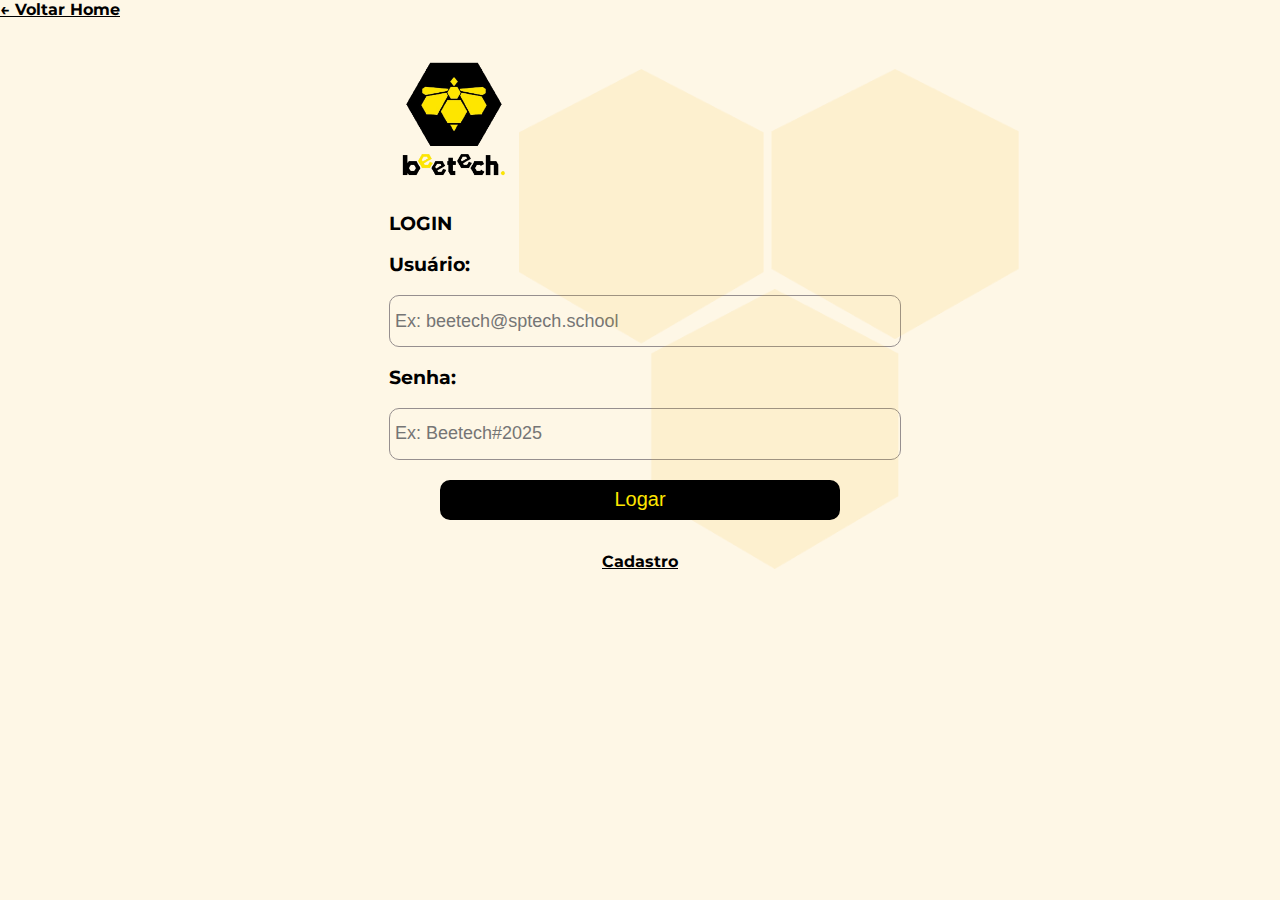
<file: Algoritmos/Site estatico/public/login.html>
<!DOCTYPE html>
<html lang="en">
  <head>
    <meta charset="UTF-8" />
    <meta name="viewport" content="width=device-width, initial-scale=1.0" />
    <title>Login</title>
    <link rel="stylesheet" href="styles/login.css" />
    <link
      href="https://fonts.googleapis.com/css2?family=Montserrat:wght@400;600;700&display=swap"
      rel="stylesheet"
    />
    <link rel="icon" href="assets/images/beetech-icon.png" />
  </head>

  <body>
    <a style="align-self: flex-start" href="index.html">← Voltar Home</a>
    <div class="container-pai">
      <div class="container">
        <img src="assets/images/beetech-logo.png" alt="" id="img_logo" />
        <img src="assets/images/Group-2.png" alt="" id="img_fundo" />

        <h3>LOGIN</h3>
        <div class="campos">
          <div class="dados">
            <div class="caixa_input">
              <h3>Usuário:</h3>
              <input
                type="text"
                placeholder="Ex: beetech@sptech.school"
                id="input_usuario"
              />
            </div>

            <div class="caixaInput">
              <h3>Senha:</h3>
              <input
                type="password"
                placeholder="Ex: Beetech#2025"
                id="input_senha"
              />
            </div>
          </div>
        </div>
        <div class="div_button">
          <button onclick="logar()">Logar</button>
          <p id="p_mensagem"></p>
          <a href="tela-de-cadastro.html"><label for="">Cadastro</label></a>
        </div>
      </div>
    </div>
  </body>
</html>
<script>
  // vetor de um usuario ja registrado
  usuarioRegistrado = ["beetech@sptech.school", "Beetech#2025"];
  // dentro do vetor [0-2]
  //[0]-usuario/email
  //[1] senha

  contTentativas = 3;

  function logar() {
    var usuario = input_usuario.value;
    var senha = input_senha.value;
    if (contTentativas > 0) {
      if (usuarioRegistrado.includes(usuario)) {
        if (usuarioRegistrado[1] != senha) {
          contTentativas--;
          p_mensagem.innerHTML = `<b style="color:red">Senha inválida, tentativas restantes: ${contTentativas}</b>`;
        } else {
          p_mensagem.innerHTML = `<b style="color:green">Login realizado com sucesso!</b>`;
        }
      } else {
        p_mensagem.innerHTML = `<b style="color:red">Usuário inválido.</b>`;
      }
    } else {
      p_mensagem.innerHTML = `<b style="color:red">Senha inválida, login bloqueado!</b>`;
    }
  }
</script>
</file>
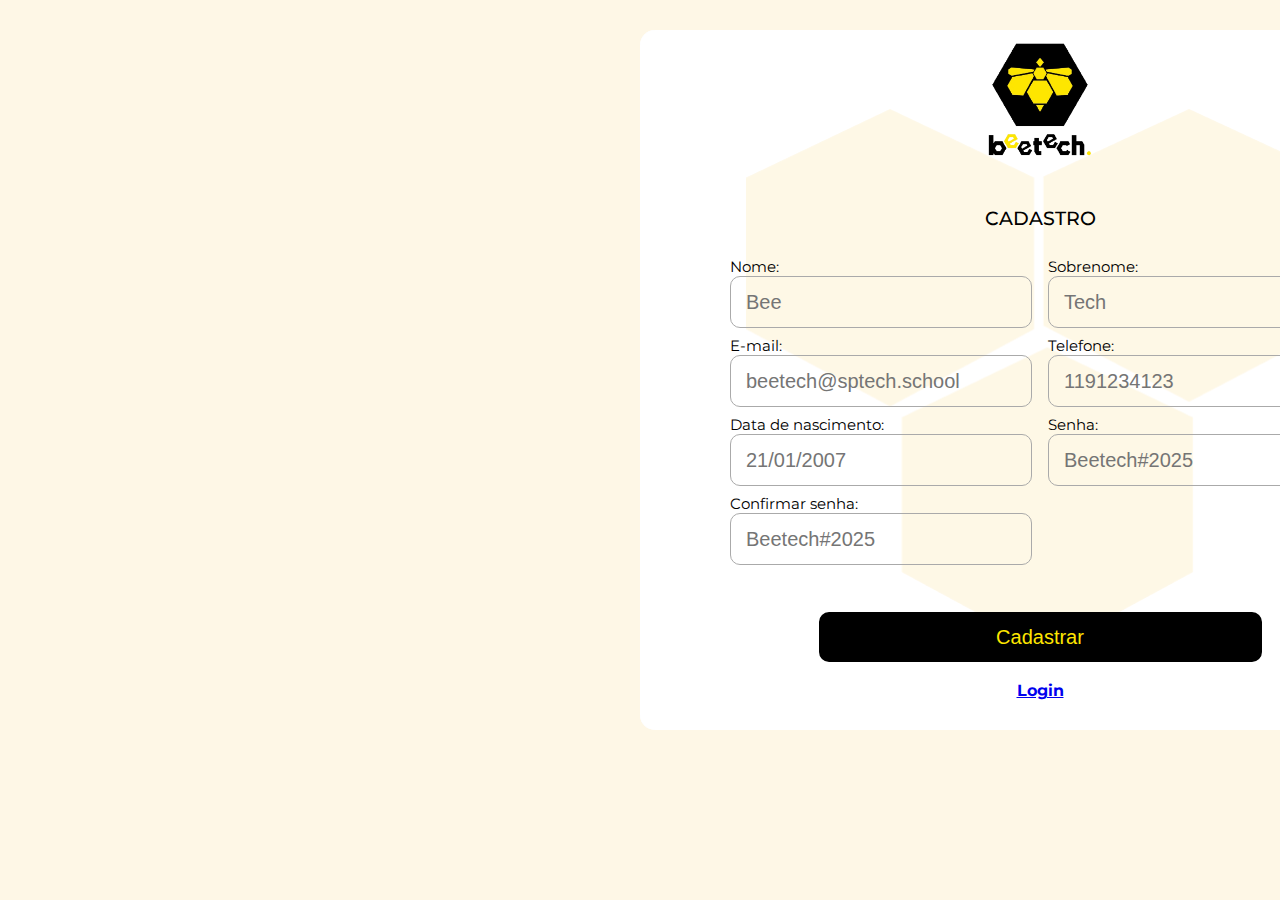
<file: Algoritmos/Site estatico/public/tela-de-cadastro.html>
<!DOCTYPE html>
<html lang="en">

<head>
    <meta charset="UTF-8" />
    <meta name="viewport" content="width=device-width, initial-scale=1.0" />
    <title>Cadastro</title>
    <link rel="stylesheet" href="styles/cadastro.css">
     <link rel="icon" href="assets/images/beetech-icon.png">
</head>

<body>
    <div class="container-pai">
     <header>
    <div class="container">
      <a href="index.html"><img src="assets/images/beetech.png" alt="logo_beetech" /></a>
      <ul class="navbar">
        <li><a href="index.html">Voltar para a página inicial</a></li>

      </ul>
    </div>
  </header>
<div class="main">
    <div class="container">
        <img src="assets/images/beetech-logo.png" alt="" class="fundo">
        <br>
        <br>
        <h3>CADASTRO</h3>
        <br>
        <div class="container-campos">
            <div class="campos">
                <div class="ladoEsquerdo">
                    <div class="caixaInput">
                        <p class="cabecalho">Nome:</p>
                        <input type="text" placeholder="Bee" id="input_nome" oninput="cadastrarNome()" />
                        <p id="erro_nome"></p>
                    </div>
                    <div class="caixaInput">
                        <p class="cabecalho">E-mail:</p>
                        <input type="text" placeholder="beetech@sptech.school" id="input_email" oninput="cadastrarEmail()" />
                        <p id="erro_email"></p>
                    </div>
                    <div class="caixaInput">
                        <p class="cabecalho">Data de nascimento:</p>
                        <input type="text" placeholder="21/01/2007" id="input_nascimento" oninput="cadastrarNascimento()" />
                        <p id="erro_nascimento"></p>
                    </div>
                    <div class="caixaInput">
                        <p class="cabecalho">Confirmar senha:</p>
                        <input type="password" placeholder="Beetech#2025" id="input_confirmarsenha"
                            oninput="cadastrarConfirmarSenha()" />
                        <p id="erro_confirmarsenha"></p>
                    </div>  
                </div>
                <div class="ladoDireito">
                    <div class="caixaInput">
                        <p class="cabecalho">Sobrenome:</p>
                        <input type="text" placeholder="Tech" id="input_sobrenome" oninput="cadastrarSobrenome()" />
                        <p id="erro_sobrenome"></p>
                    </div>
    
    
                    <div class="caixaInput">
                        <p class="cabecalho">Telefone:</p>
                        <input type="text" placeholder="1191234123" id="input_telefone" oninput="cadastrarTelefone()" />
                        <p id="erro_telefone"></p>
                    </div>
    
                    <div class="caixaInput">
                        <p class="cabecalho">Senha:</p>
                        <input type="password" placeholder="Beetech#2025" id="input_senha" oninput="cadastrarSenha()" />
                        <p id="erro_senha1"></p>
                        <p id="erro_senha2"></p>
                        <p id="erro_senha3"></p>
                    </div>
                </div>
            </div>
        </div>
        <div class="div_button">
            <br>
            <button id="button_cadastrar" onclick="cadastrar()">Cadastrar</button>
            <p id="erro_confirmarcadastro"></p>
            <br>
            <a href="login.html">Login </a>
        </div>
    </div>
    </div>
    </div>
    </div>
</body>

</html>

<!-- // --------------------------------------------------- -->
<script>
    var senha = ``
    var confirmacaoCadastro1 = 'a'
    var confirmacaoCadastro2 = 'b'
    var confirmacaoCadastro3 = 'c'
    var confirmacaoCadastro4 = 'd'
    var confirmacaoCadastro5 = 'e'
    var confirmacaoCadastro6 = 'f'
    var confirmacaoCadastro7 = 'g'
    function cadastrarNome() {
        var nome = input_nome.value;



        // ver se o nome está com alguma caractere especial
        if (
            nome.includes("!") ||
            nome.includes("@") ||
            nome.includes("#") ||
            nome.includes("$") ||
            nome.includes("%") ||
            nome.includes("&") ||
            nome.includes("*") ||
            nome.includes("(") ||
            nome.includes(")")
        ) {
            erro_nome.innerHTML = `Você precisa inserir um nome válido.`;
            confirmacaoCadastro1 = 'a'
        } else {
            erro_nome.innerHTML = ``;
            confirmacaoCadastro1 = 'A'
        }
    }
    function cadastrarSobrenome() {
        var sobrenome = input_sobrenome.value;
        if (
            sobrenome.includes("!") ||
            sobrenome.includes("@") ||
            sobrenome.includes("#") ||
            sobrenome.includes("$") ||
            sobrenome.includes("%") ||
            sobrenome.includes("&") ||
            sobrenome.includes("*") ||
            sobrenome.includes("(") ||
            sobrenome.includes(")")
        ) {
            erro_sobrenome.innerHTML = `Você precisa inserir um sobrenome válido.`;
            confirmacaoCadastro2 = 'b'
        } else {
            erro_sobrenome.innerHTML = ``;
            confirmacaoCadastro2 = 'B'
        }
    }
    function cadastrarEmail() {
        var email = input_email.value;
        if (
            email.includes("@") &&
            ((email.includes("!") ||
                email.includes("#") ||
                email.includes("$") ||
                email.includes("%") ||
                email.includes("&") ||
                email.includes("*") ||
                email.includes("(") ||
                email.includes(")") == false))
        ) {
            erro_email.innerHTML = ``;
            confirmacaoCadastro3 = 'C'
        } else {
            erro_email.innerHTML = `Você precisa inserir um email válido.`;
            confirmacaoCadastro3 = 'c'
        }
    }

    function cadastrarTelefone() {
        var telefone = input_telefone.value;
        telefone = telefone
            .trim()
            .replaceAll(" ", "")
            .replaceAll("-", "")
            .replaceAll("(", "")
            .replaceAll(")", "");
        if (isNaN(Number(telefone)) == true) {
            erro_telefone.innerHTML = `Você precisa inserir um telefone válido.`;
            confirmacaoCadastro4 = 'd'
        } else {
            erro_telefone.innerHTML = ``;
            confirmacaoCadastro4 = 'D'
        }
    }
function cadastrarNascimento() {
    var nascimento = input_nascimento.value.replaceAll("/", "");

    var valido = false;

    while (valido == false) {
        if (nascimento == '' || nascimento.length < 8 || nascimento.length > 8) {
            erro_nascimento.innerHTML = `Você precisa inserir uma data válida.`;
            confirmacaoCadastro5 = 'e';
            valido = true; 
        } else {
            erro_nascimento.innerHTML = ``;
            confirmacaoCadastro5 = 'E';
            valido = true; 
        }
    }
}
    function cadastrarSenha() {
        senha = input_senha.value;
        var tamanhoSenha = senha.length
        var senhaMaisucula = senha.toUpperCase();
        var senhaMinuscula = senha.toLowerCase();
        if (
            tamanhoSenha >= 8 &&
            senha != senhaMaisucula &&
            senha != senhaMinuscula
        ) {
            erro_senha1.innerHTML = ``;
            erro_senha2.innerHTML = ``;
            erro_senha3.innerHTML = ``;
            confirmacaoCadastro6 = 'F'
        } else {
            confirmacaoCadastro6 = 'f'
            if (senha.length < 8) {
                erro_senha1.innerHTML = `A senha precisa ter no mínimo 8 caracteres.`;
            } else {
                erro_senha1.innerHTML = ``;
            }
            if (senha == senhaMaisucula) {
                erro_senha2.innerHTML = `A senha precisa ter no mínimo 1 letra em caixa baixa.`;
            } else {
                erro_senha2.innerHTML = ``;
            }
            if (senha == senhaMinuscula) {
                erro_senha3.innerHTML = `A senha precisa ter no mínimo 1 letra em caixa alta.`;
            } else {
                erro_senha3.innerHTML = ``;
            }
        }
    }
    function cadastrarConfirmarSenha() {
        var confirmarsenha = input_confirmarsenha.value;
        if (senha == confirmarsenha) {
            erro_confirmarsenha.innerHTML = ``;
            confirmacaoCadastro7 = 'G';
        } else {
            erro_confirmarsenha.innerHTML = `A senha não está correta`;
            confirmacaoCadastro7 = 'g';
        }

    }

    function cadastrar() {
        if (
            confirmacaoCadastro1 == 'A' &&
            confirmacaoCadastro2 == 'B' &&
            confirmacaoCadastro3 == 'C' &&
            confirmacaoCadastro4 == 'D' &&
            confirmacaoCadastro5 == 'E' &&
            confirmacaoCadastro6 == 'F' &&
            confirmacaoCadastro7 == 'G'
        ) { erro_confirmarcadastro.innerHTML = `<b style="color:green">Cadastro realizado com sucesso!` } else { erro_confirmarcadastro.innerHTML = `<b style="color:red">Falha ao cadastrar.</b>` }

    }

</script>
</file>
<file: Algoritmos/Site estatico/public/styles/style.css>
@import url('https://fonts.googleapis.com/css2?family=Montserrat:ital,wght@0,100..900;1,100..900&family=Poppins:ital,wght@0,100;0,200;0,300;0,400;0,500;0,600;0,700;0,800;0,900;1,100;1,200;1,300;1,400;1,500;1,600;1,700;1,800;1,900&display=swap');


*{
    margin: 0;
    padding: 0;
    font-family: 'Montserrat';
}
/* INICIO HEADER */
header .container{
    display: flex;
    background-color: #DFCD9E;
    justify-content: space-between;
    padding: 0 20px;
    align-items: center;
    height: 75px;
}

header .container .navbar{
    display: flex;

}

header .container .navbar li{
    list-style: none;
    margin: 0 25px;
    font-size: 22px;
    font-weight: Semibold;
}
header .container .navbar li a{
    text-decoration: none;
    color: black;
}

/* FIM HEADER */

/* COMEÇO BANNER */
.container-banner{
    display: flex;
    height: 655px;
    
}

/* COMEÇO LADO ESQUERDO DO BANNER */
.container-banner .banner-texto{
    width: 50%;
    display: flex;
    flex-direction: column;
    align-items: center;
    padding: 100px;
    background-image: linear-gradient(0deg, #F9F0D9, transparent);
}

.container-banner .banner-texto button{
    align-self: flex-start;
    height: 70px;
    width: 350px;
    border-radius: 10px;
    background-color: black;
    color: white;
    font-size: 25px;
    font-weight: bold;
    transition: 0.5s;
    border-style: none;
}
.container-banner .banner-texto button:hover{
    background-color: rgb(251, 251, 12);
    color: black;
    width: 370px;
    height: 80px;
    cursor: pointer;
}

.container-banner .banner-texto .titulo{
    display: flex;
    flex-direction: column;
    justify-content: center;
    align-items: center;
    margin: 0 0 20px;
}
.container-banner .banner-texto .titulo h1{
    font-size: 55px;
    margin: 0 0 20px;
}
.container-banner .banner-texto .titulo p{
    font-size: 26px;
    margin: 0 0 20px;
}
/* FIM LADO ESQUERDO DO BANNER */

/* COMEÇO LADO DIREITO DO BANNER */
.container-banner .banner-imagem img{
    height: 100%;
}
/* FIM LADO DIREITO DO BANNER */

/* FIM BANNER */
/* COMECO BANNER QUEM SOMOS */
body .container-quemsomos{
    height: 800px;
    background-color: #F9F0D9;
    display: flex;
    flex-direction: column;
    align-items: center;
}

.container-quemsomos .quemsomos-info{
    display: flex;
    align-items: center;
}
.container-quemsomos h1{
    margin-top: 80px;
}
.container-quemsomos .quemsomos-info .quemsomos-texto{
    padding: 200px;
    width: 50%;
    font-size: 26px;
}
.container-quemsomos .quemsomos-info .quemsomos-img{
    width: 50%;

}
.container-quemsomos .quemsomos-info .quemsomos-img img{
    width: 400px;
}

body .quemsomos img{
    width: 100%;

}

/* FIM BANNER QUEM SOMOS */

/* INICIO COMO O SISTEMA FUNCIONA */

.comofunciona {
    display: flex;
    flex-direction: column;
    align-items: center;
    height: 600px;
    margin-top: 80px;
}

.comofunciona .comofunciona-banner {

    width: 1280px;
    display: flex;
    
    align-items: center;

    justify-content: center;
    margin-top: 80px;
}



.comofunciona .comofunciona-banner .boxes .icon{
    height: 40px;
   margin-bottom: 20px;
}
.comofunciona .comofunciona-banner .boxes{
    display: flex;
    flex-direction: column;
    align-items: center;

    
}

.comofunciona .comofunciona-banner .boxes .box{
    width: 270px;
    height: 140px;
    background-color: #F6C84B;
    margin: 10px;
    display: flex;
    justify-content: center;
    align-items: center;
    border-radius: 15px;
}
.comofunciona .comofunciona-banner .boxes .box p{
    text-align: center;
    width: 150px;
}

.fim{
    background-color: #F9F0D9;
    width: 100%;
}

.fim img{
    
    width: 100%;
}

/* FIM COMO FUNCIONA */
/* INICIO POR QUE ESCOLHER */
.escolher{
    display: flex;
    flex-direction: column;
    align-items: center;
    background-image: linear-gradient(0deg, transparent,#F9F0D9);
    height:900px;
}


.escolher .banner-escolher{
    display: flex;
    flex-direction: column;
    align-items: center;
    margin-top: 40px;
}
.escolher .banner-escolher h1{
    margin: 70px 0 ;
}

.escolher .banner-escolher .boxes{
    display: flex;
    flex-direction: row;
    margin-top: 40px;
}

.escolher .banner-escolher .boxes .box{
    display: flex;
    flex-direction: column;
    align-items: center;
    margin: 30px;

}
.escolher .banner-escolher .boxes .box img{
    height: 150px;
    width: 150px;
    margin-bottom: 30px;
}

/* FIM POR QUE ESCOLHER */

.calculadora{
    display: flex;
    flex-direction: column;
    align-items: center;
    margin-top: 140px;
    height: 700px;
}

.calculadora .calculadora-banner{
    margin-top: 90px;
    display: flex;
    height: 350px;
    background-color: #F9F0D9;
    padding: 50px;
    width: 1000px;
    justify-content: space-evenly;
    align-items: flex-start;
    border-radius: 10px;
}
.calculadora .calculadora-banner .texto li{
    margin: 40px;
    font-size: 23px;
}


.calculadora .calculadora-banner .img{
    display: flex;
    flex-direction: column;
    align-items: center;
}

.calculadora .calculadora-banner .img button{
    height: 70px;
    width: 250px;
    border-radius: 10px;
    background-color: black;
    color: white;
    font-size: 20px;
    font-weight: bold;
    border: none;
    transition: 0.5s;
}

.calculadora .calculadora-banner .img button:hover{
    background-color:rgb(251, 251, 12);
    color: black;
    transition: 0.5s;
    cursor: pointer;
    
}


.calculadora .calculadora-banner .img img{
    height: 270px;
}
/* FIM CALCULADORA */

/* COMECO EQUIPE */

.equipe{
    display: flex;
    align-items: center;
    justify-content: center;
    height: 800px;
}
.banner-equipe{
    background-color: #F9F0D9;
    display: flex;
    align-items: center;
    flex-direction: column;
    width: 1100px;
    border-radius: 10px;
}
.banner-equipe h1{
    margin-top: 30px;
    margin-bottom: 60px;
}

.banner-equipe .box{
    display: flex;
    flex-direction: column;
    align-items: center;
    margin: 0 100px 50px ;
}

.banner-equipe .boxes1{
    display: flex;

}
.banner-equipe .boxes2{
    display: flex;
}


/* FIM EQUIPE */

/* COMECO FORMULARIO */


.formulario{
    display: flex;
    flex-direction: column;
    align-items: center;
    height: 800px;
}
.formulario .banner-formulario{
    display: flex;
    flex-direction: column;
    align-items: center;
    background-color: #F7C53A;
    margin-top: 20px;
    width: 1100px;
    border-radius: 20px;
    box-shadow: rgba(0, 0, 0, 0.35) 0px 5px 15px;
}
.formulario .banner-formulario .campos{
    display: flex;
}

.input{   
    display: flex;
    justify-content: space-between;
    margin: 10px;
    align-items: center;
}
.input input{
    height: 40px;
    width: 330px;
    border-radius: 5px;
    border: none;
    margin-left: 5px;
}

.input-mensagem{
    display: flex;
    align-items: center;
    flex-direction: column;
    margin: 20px 0;
}
.input-mensagem input{
    height: 180px;
    width: 670px;
    border-radius: 10px;
    border: none;
    margin: 30px 0;
}

.banner-formulario button{
    height: 55px;
    width: 300px;
    border: none;
    background-color: black;
    color: white;
    font-size: 20px;
    font-weight: bold;
    border-radius: 10px;
    margin-bottom: 50px;
}

.banner-formulario button:hover{
    background-color:   white;
    transition: 0.5s;
    color: black;
    cursor: pointer;
}
/* FIM FORMULARIO */

/* INICIO FOOTER */

footer{
    display: flex;
    background-color: #F7C53A;
    justify-content: space-between;
    padding: 0 80px;
}

footer .icons{
    display: flex;
    flex-direction: column;
    align-items: center;
}

footer .icons img{
    height: 110px;
}
footer .icons .icon img{
    height: 30px;
}

footer .textos {
    display: flex;
    align-items: flex-start;
    margin: 20  px;
}

footer .textos .texto{
    display: flex;
    flex-direction: column;
    
}

footer .textos .texto p{
    margin: 20px 50px 0;
}
</file>
<file: Algoritmos/login.css>
/* BODY  */

body {
  margin: 0;
  font-family: "Montserrat", sans-serif;
  background-color: #fef7e6;
  display: flex;
  justify-content: center;
}

.container {
  background-color: white;
  width: 800px;
  height: 600px;
  border-radius: 15px;
  margin-top: 30px;
  display: flex;
  align-items: center;
  flex-direction: column;
}

/* IMAGENS  */

#img_logo {
  height: 140px;
  width: 130px;
  margin-top: 30px;
  z-index: 2;
}

#img_fundo {
  width: 500px;
  height: 500px;
  position: absolute;
  margin-top: 50px;
}

h3 {
  z-index: 2;
}

a {
  color: black;
  font-weight: bold;
  z-index: 2;
}

label {
  cursor: pointer;
}

/* INPUTS */

.campos {
  z-index: 2;
}

input {
  border: solid;
  border-color: rgb(150, 143, 143);
  border-radius: 10px;
  border-width: 1px;
  height: 40px;
  width: 500px;
  font-size: 18px;
  padding: 1%;
}

/* BOTÃO */
button {
  background-color: black;
  color: #fee600;
  font-size: 20px;
  border-radius: 10px;
  height: 40px;
  width: 400px;
  border-style: solid;
  z-index: 2;
  margin-top: 20px;
  cursor: pointer;
}

.div_button {
  display: flex;
  flex-direction: column;
  align-items: center;
}

button:hover {
  background-color: #fee600;
  color: black;
}
</file>
<file: Algoritmos/cadastro.css>
*{
    margin: 0px;
    padding: 0px;
}
body{
    display: flex;
    justify-content: center;
    background-color: #FEF7E6;
}

img{
    height: 139px;
    width: 130px;
}
.container{
    
    display: flex;
    flex-direction: column;
    width: 800px;
    height: 6002px;
    background-color: white;
    align-items: center;
    border-radius: 15px;
    margin-top: 30px;
}
.campos{
    display: flex;
    
    flex-direction: row;
    align-items: flex-start;
    p{
        color: red;
        font-size: 14px;
    }
}
input{
    border: solid;
    border-radius: 10px;
    border-width: 1px;
    height: 50px;
    width: 300px;
    font-size: 20px;
}
button{
    background-color: black;
    color: #FEE600;
    font-size: 20px;
    border-radius: 10px;
    height: 50px;
    width: 443px;
    border-style: solid;
}

.div_button{
    margin: 20px;
    display: flex;
    align-items: center ;
    justify-content: flex-end;
    flex-direction: column;
}
.caixaInput{
    margin: 8px;
    gap: 10px;

}
</file>
<file: Algoritmos/Site estatico/public/styles/calculadora.css>
/* .divCard {
        width: 1100px;
        height: auto;
        background-color: white;
        border-radius: 25px;
        border: solid 4px rgb(243, 186, 31);
        margin: 20px;
        padding: 40px;
        font-family: monospace;
        font-weight: bold;
        font-size: 26px;
        display: flex;
        flex-direction: column;
        text-transform: uppercase;
    }

    .divImagem {
        border-radius: 50%;
        margin-bottom: 30px;
        display: flex;
        width: 100%;
        justify-content: space-around;
        align-items: center;
    }

    .imagem {
        width: 200px;
        height: 200px;
    }

    .botaoCalcular {
        width: 170px;
        height: 50px;
        font-size: 26px;
        margin-top: 20px;
        margin-bottom: 20px;
        background-color: rgb(243, 186, 31);
        border: none;
        border-radius: 10px;


    }

    .botaoCalcular:hover {
        background-color: rgb(218, 168, 31);
    }

    .input {
        width: 530px;
        height: 30px;
        border-radius: 10px;
        font-size: 28px;
        margin-bottom: 5px;
        text-transform: uppercase;

    }

    .inputBTN {
        width: 45px;
        height: 45px;
        border-radius: 2px;
        font-size: 28px;
        margin-bottom: 5px;
        text-transform: uppercase;
        text-align: center;
        background-color: #ffff;

    }

    .divMensagem {
        width: 100%;
        height: 100%;
        background-color: rgb(235, 198, 77);
        border-radius: 10px;
        padding-left: 12px;
        padding-top: 5px;


    }

    .vermelho {
        color: red;
    }

    .backgroundDado {
        background-color: aliceblue;
        border-radius: 5px;
    }

    .line {
        width: 100%;
        height: 2px;
        background-color: black;
    }

    .metade_linha {
        width: 50%;
        height: 2px;
        background-color: black;
        margin-left: 5px;
    }

    .container_linha {
        display: flex;
        width: 100%;
        margin: 10px;
        justify-items: center;
        align-items: center;
        gap: 10px;
    }

    .center {
        display: flex;
        flex-direction: column;
        align-items: center;
        justify-items: center;
    }

    .chart {
        display: flex;
        gap: 10px;
        align-items: end;
        margin: 20px;
        justify-items: baseline;
    }

    .linhaTabela {
        display: flex;
        gap: 10px;
        flex-direction: column;
        margin: 20px;
        justify-items: baseline;
        font-size: 22px;
    }

    .tabelas {
        display: flex;
        gap: 10px;
        align-items: end;
    }

    .tabelasRow {
        display: flex;
        gap: 10px;
    }

    .blocoBlue {
        height: 282px;
        width: 28px;
        background-color: blue;
    }

    .blocoRed {
        height: 225px;
        width: 28px;
        background-color: red;
    }

    .blocoLinhaVerde {
        height: 33.2px;
        width: 562px;
        background-color: green;
    }

    .blocoLinhaVermelho {
        height: 33.2px;
        width: 449.6px;
        background-color: red;
    }

    .data {
        display: flex;
        flex-direction: column;
        align-items: center;
        justify-items: center;
    }

    .dataLinha {
        display: flex;
        flex-direction: row;
    }

    .self-end {
        align-self: flex-end;
        margin-left: auto;
    }


    .column {
        display: flex;
        flex-direction: column;
        padding-bottom: 55px;
        justify-items: baseline;
        align-items: end;
    }

    .colunaLinha {
        display: flex;
        flex-direction: column;
        padding-bottom: 55px;
        justify-items: baseline;
    }*/
    /* === Estilos gerais === */
body {
    background-color: #fff; 
    font-family: Arial, sans-serif;
    display: flex;
    flex-direction: column;
    align-items: center;
    margin: 0;
    padding: 20px;
}


.divCard {
    background-color: #fbf2db; 
    border-radius: 10px;
    box-shadow: 0 0 8px rgba(0, 0, 0, 0.1);
    width: 80%;
    max-width: 900px;
    height: 450px;
    display: flex;
    flex-direction: row;
    justify-content: space-between;
    padding: 20px;
}


.container {
    text-align: center;
    width: 40%;
    justify-content: center;
    display: flex;
    flex-direction: column;
    align-items: center;
    gap: 8%;
}

.container img {
    width: 80px;
    height: 80px;
}

.container h1 {
    font-size: 20px;
    margin-top: 5px;
}

.divImagem{
    display: flex;
    align-items: center;
    margin-bottom: 12%;

}

.divPerguntas {
    display: flex;
    flex-direction: column;
    justify-content: center;
    width: 80%;
    gap: 15%;
    margin-top: 10%;
    margin-bottom: 15%;
}

label {
    font-size: 14px;
    color: #333;
    text-align: start;
}

.input {
    width: 100%;
    padding: 6px;
    border: 1px solid #ccc;
    border-radius: 3px;
    height: 45%;
}


.divBotao {
    display: flex;
    gap: 10px;
    justify-content: center;
    margin-top: 10%;

}

.botaoCalcular {
    background-color: #000;
    color: #fff;
    border: none;
    border-radius: 6px;
    padding: 10px 25px;
    cursor: pointer;
    font-weight: bold;
    transition: background 0.3s;
}

.botaoCalcular:hover {
    background-color: #333;
}


.divMensagem {
    background-color: white;
    border: 1px solid #ccc;
    border-radius: 6px;
    width: 45%;
    padding: 15px;
    color: #000;
    font-size: 14px;
}


a {
    text-decoration: none;
    color: black;
    font-size: 16px;
    margin-bottom: 10px;
}

a:hover {
    text-decoration: underline;
}


@media (max-width: 700px) {
    .divCard {
        flex-direction: column;
        align-items: center;
    }

    .container, .divPerguntas, .divMensagem {
        width: 90%;
    }

    .divBotao {
        flex-direction: column;
        align-items: center;
    }
}
</file>
<file: Algoritmos/Site estatico/public/styles/login.css>
/* ============COMECO NAVBAR========= */

header{
    width: 100%;
}
header .container{
    display: flex;
    background-color: #DFCD9E;
    justify-content: space-between;
    padding: 0 0px;
    align-items: center;
    height: 50px;
    width: 100%;
}

header .container .navbar{
    display: flex;

}

header .container .navbar li{
    list-style: none;
    margin: 0 25px;
    font-size: 22px;
    font-weight: Semibold;
}
header .container .navbar li a{
    text-decoration: none;
    color: black;
    
}
header .container .navbar li a:hover{
    text-decoration:underline;
}

/* ============== FIM NAVBAR========= */



/* BODY  */

body {
  margin: 0;
  font-family: "Montserrat", sans-serif;
  background-color: #fef7e6;
  display: flex;
  /* justify-content: center; */
  width: 100%;
  flex-direction: column;
}


.container-pai{
  display: flex;
  justify-content: center;
  width: 100%;
  flex-direction: column;
  height: 100%;
  align-items: center;
}

.main .container {
  background-color: white;
  width: 800px;
  height: 600px;
  border-radius: 15px;
  margin-top: 30px;
  display: flex;
  align-items: center;
  flex-direction: column;
}

/* IMAGENS  */

#img_logo {
  height: 140px;
  width: 130px;
  margin-top: 30px;
  z-index: 2;
}

#img_fundo {
  width: 500px;
  height: 500px;
  position: absolute;
  margin-top: 50px;
}

h3 {
  z-index: 2;
}

a {
  color: black;
  font-weight: bold;
  z-index: 2;
}

label {
  cursor: pointer;
}

/* INPUTS */

.campos {
  z-index: 2;
}

input {
  background-color: transparent;
  border: solid;
  border-color: rgb(150, 143, 143);
  border-radius: 10px;
  border-width: 1px;
  height: 40px;
  width: 500px;
  font-size: 18px;
  padding: 1%;
}

/* BOTÃO */
button {
  background-color: black;
  color: #fee600;
  font-size: 20px;
  border-radius: 10px;
  height: 40px;
  width: 400px;
  border-style: solid;
  z-index: 2;
  margin-top: 20px;
  cursor: pointer;
}

.div_button {
  display: flex;
  flex-direction: column;
  align-items: center;
}

button:hover {
  background-color: #fee600;
  color: black;
}
</file>
<file: Algoritmos/Site estatico/public/styles/cadastro.css>
@import url('https://fonts.googleapis.com/css2?family=Montserrat:ital,wght@0,100..900;1,100..900&display=swap');
*{
    margin: 0px;
    padding: 0px;
}
body{
    display: flex;
    justify-content: center;
    background-color: #FEF7E6;
    font-family: 'Montserrat';
    justify-content: center;
    flex-direction: column;
    height: 100%;
    /* align-items: center; */
}
body a{
    font-weight: bold;
}
.container-pai{
    display: flex;
    flex-direction: column;
    align-items: center;
}
.container{
    background-image: url(../assets/images/Group-2.png);
    background-size: 589px;
    background-repeat: no-repeat;
    background-position: 50%;
    
}
img{
    height: 139px;
    width: 130px;
}


.container{
   
    z-index: 2;
    position: absolute;
    display: flex;
    flex-direction: column;
    width: 800px;
    height: 700px;
    background-color: white;
    align-items: center;
    border-radius: 15px;
    margin-top: 30px;
    background-image: images/Group-2png;

    
}
.campos{
    display: flex;
    
    flex-direction: row;
    align-items: flex-start;
    p{
        color: red;
        font-size: 11px;
    }
}
.campos .cabecalho{
    font-size: 15px;
    color: black;
}
input{
    border: 1px solid #aaaaaa;
    background-color: transparent;
    border-radius: 10px;
    border-width: 1px;
    height: 50px;
    width: 300px;
    font-size: 20px;
    outline: 0;
    text-indent: 15px;
}



button{
    background-color: black;
    color: #FEE600;
    font-size: 20px;
    border-radius: 10px;
    height: 50px;
    width: 443px;
    border-style: solid;
    cursor: pointer;
}

.div_button{
    margin: 20px;
    display: flex;
    align-items: center ;
    justify-content: flex-end;
    flex-direction: column;
    
}
.caixaInput{
    margin: 8px;
    gap: 10px;

}

.container h3{
    font-weight: 500;
    color: black;
}
a{
    text-decoration: underline;
    cursor: pointer;
}
</file>
